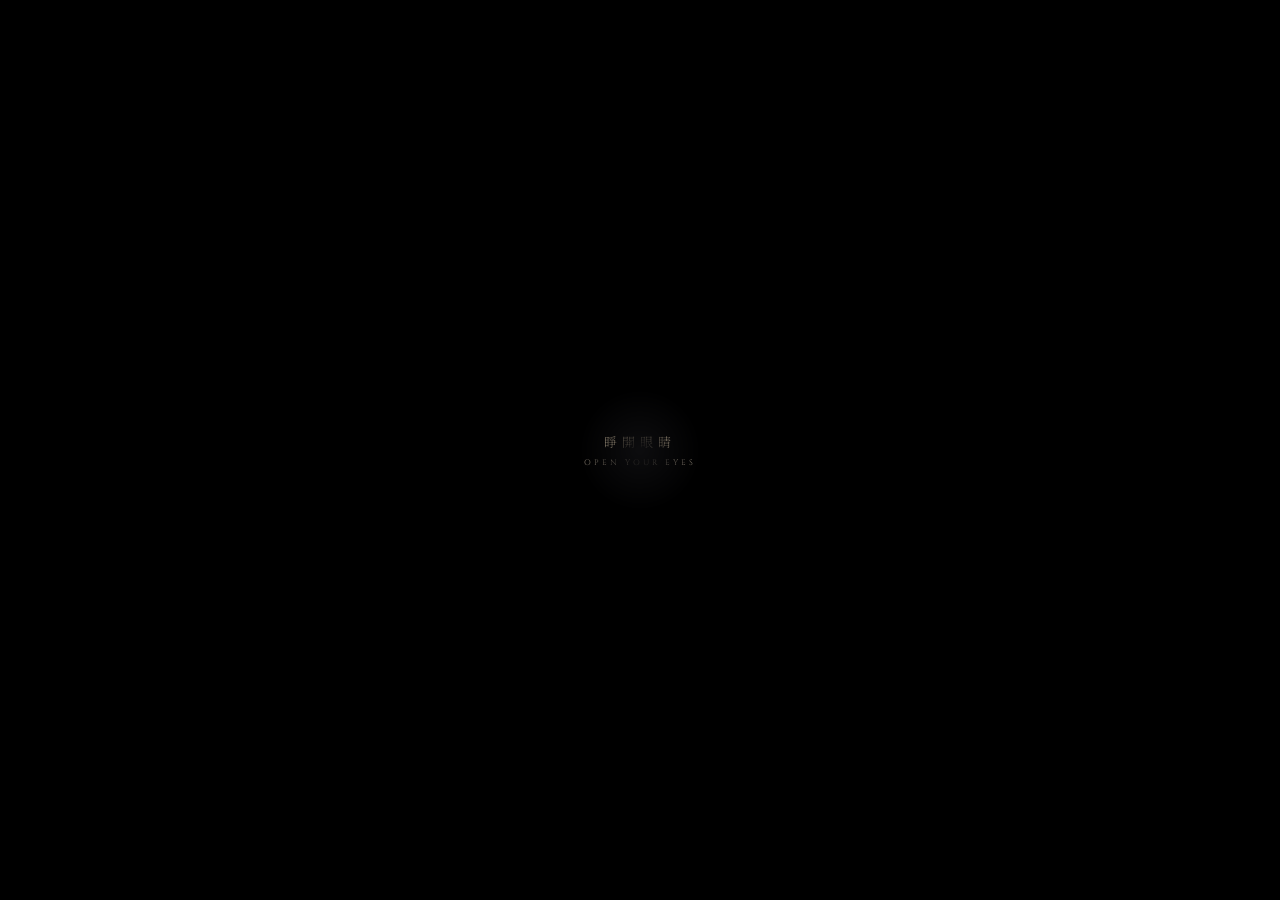
<file: index.html>
<!DOCTYPE html>
<html lang="zh-Hant">
<head>
    <meta charset="UTF-8">
    <meta name="viewport" content="width=device-width, initial-scale=1.0">
    <title>Trust and Guard｜互信組的小小基地</title>

    <link rel="preconnect" href="https://fonts.googleapis.com">
    <link rel="preconnect" href="https://fonts.gstatic.com" crossorigin>
    <link href="https://fonts.googleapis.com/css2?family=Cinzel&family=Cormorant+Garamond:ital,wght@0,500;1,400&family=LXGW+WenKai+TC&family=Noto+Sans+TC:wght@300&family=Noto+Serif+TC:wght@300;500&display=swap" rel="stylesheet">

    <link rel="stylesheet" href="css/style.css?v=4">
</head>
<body>

    <!--首頁-->
    <main id="home">
        <div class="stage">
            <div class="bg bg-chess" aria-hidden="true"></div>
            <div class="bg bg-violin" aria-hidden="true"></div>

            <header class="title">
                <p class="kicker">WELCOME</p>
                <h1 class="brand">Trust &amp; Guard</h1>
                <p class="subtitle">互信組的小小基地</p>
            </header>

            <nav class="menu" aria-label="主選單">
                <ul>
                    <li><a href="character.html" data-page="character"><span class="no">01</span><span class="cn">人物設定</span><span class="en">Character</span><span class="arrow" aria-hidden="true">→</span></a></li>
                    <li><a href="story.html" data-page="story"><span class="no">02</span><span class="cn">故事</span><span class="en">Story</span><span class="arrow" aria-hidden="true">→</span></a></li>
                    <li><a href="anniversary.html" data-page="anniversary"><span class="no">03</span><span class="cn">紀念日</span><span class="en">Anniversary</span><span class="arrow" aria-hidden="true">→</span></a></li>
                    <li><a href="cake.html" data-page="cake"><span class="no">04</span><span class="cn">小遊戲</span><span class="en">Games</span><span class="arrow" aria-hidden="true">→</span></a></li>
                    <li><a href="#"><span class="no">05</span><span class="cn">回憶錄</span><span class="en">Gallery</span><span class="arrow" aria-hidden="true">→</span></a></li>
                </ul>
            </nav>
        </div>
    </main>

    <!--曖昧立繪展示-->
    <section id="story">
        <p class="quote">「歡迎回來，Dr.宇」</p>

        <div class="amiya">
            <img src="images/art-amiya.png" alt="阿米婭">
        </div>

        <p class="tap">
            <span class="cn">點擊畫面繼續</span>
            <span class="en">TAP TO CONTINUE</span>
        </p>
    </section>

    <!--開場動畫-->
    <div id="intro">
        <canvas id="dots"></canvas>
        <button id="enter" type="button">
            <span class="cn">睜開眼睛</span>
            <span class="en">OPEN YOUR EYES</span>
        </button>
    </div>

    <iframe id="pageFrame" class="page-frame" title="人物設定"></iframe>
    <audio id="voice" src="audio/amiya-okaerinasai.wav" preload="auto"></audio>
    <audio id="bgm" src="audio/theme.mp3" loop preload="none"></audio>

    <script src="js/main.js?v=8"></script>
</body>
</html>
</file>
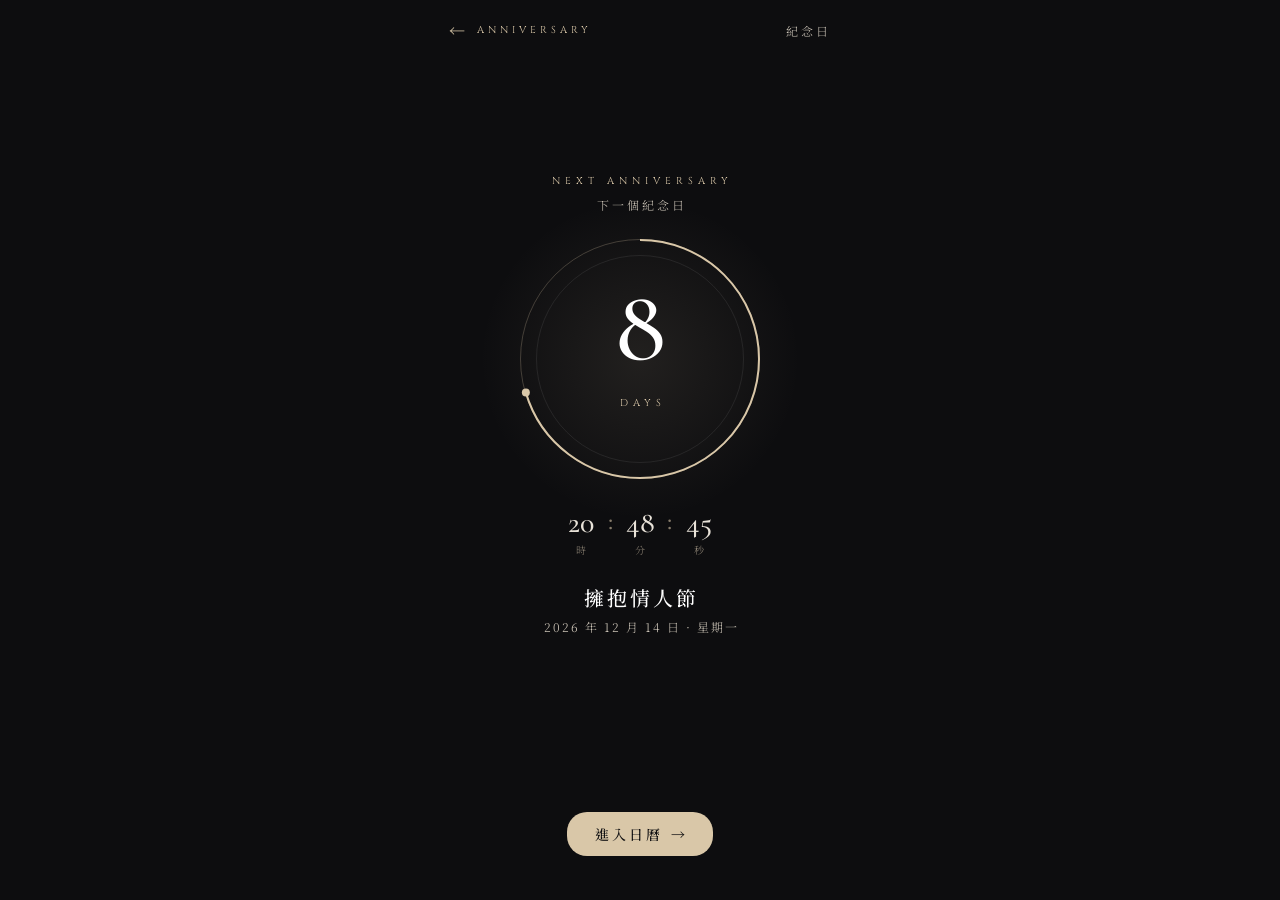
<file: anniversary.html>
<!DOCTYPE html>
<html lang="zh-Hant">
<head>
    <meta charset="UTF-8">
    <meta name="viewport" content="width=device-width, initial-scale=1.0">
    <title>紀念日 | Trust and Guard</title>
    <link rel="preconnect" href="https://fonts.googleapis.com">
    <link rel="preconnect" href="https://fonts.gstatic.com" crossorigin>
    <link href="https://fonts.googleapis.com/css2?family=Cinzel&family=Cormorant+Garamond:ital,wght@0,500;1,400&family=Iansui&family=LXGW+WenKai+TC&family=Noto+Sans+TC:wght@300;400&family=Noto+Serif+TC:wght@300;400;500&display=swap" rel="stylesheet">
    <link rel="stylesheet" href="css/character.css?v=6">
    <link rel="stylesheet" href="css/anniversary.css?v=8">
</head>
<body>
<main class="page" id="page" data-stage="loading">

    <header class="topbar">
        <a class="back" href="index.html">←</a>
        <span class="kicker">ANNIVERSARY</span>
        <span class="page-title">紀念日</span>
    </header>

    <section class="gate" id="gate">

        <div class="stage stage-today" id="stageToday" data-phase="slide" role="button" tabindex="0" aria-label="點擊畫面繼續">
            <div class="rv-shot" id="rvShot" hidden></div>
            <div class="tl-wrap">
                <div class="tl-track" id="tlTrack">
                    <div class="tl-axis"></div>
                    <div class="tl-ticks minor"></div>
                    <div class="tl-ticks major"></div>
                    <div class="tl-nodes" id="tlNodes"></div>
                </div>
                <i class="fade fade-l"></i>
                <i class="fade fade-r"></i>
                <div class="hint"><span class="arrows">←  ←  ←</span><span class="cap">TIME FLOWS</span></div>
                <div class="cap-today">TODAY</div>
                <div class="reveal">
                    <p class="rv-kicker" style="--i:0">TODAY</p>
                    <p class="rv-lead" style="--i:1">今天是</p>
                    <h2 class="rv-title" id="rvTitle" style="--i:2"></h2>
                    <p class="rv-date" id="rvDate" style="--i:3"></p>
                    <p class="rv-sub" id="rvSub" style="--i:4"></p>
                    <span class="rv-tag" id="rvTag" style="--i:5">每年</span>
                    <p class="rv-text" id="rvText" style="--i:6"></p>
                </div>
            </div>
            <p class="tap"><span class="cn">點擊畫面繼續</span><span class="en">TAP TO CONTINUE</span></p>
        </div>

        <div class="stage stage-count" id="stageCount">
            <div class="count-main">
                <div class="count-label">
                    <span class="en">NEXT ANNIVERSARY</span>
                    <span class="cn">下一個紀念日</span>
                </div>
                <div class="ring">
                    <i class="ring-glow"></i>
                    <svg class="ring-svg" viewBox="0 0 240 240" width="240" height="240" aria-hidden="true">
                        <circle class="r-track" cx="120" cy="120" r="119.5"/>
                        <circle class="r-inner" cx="120" cy="120" r="103.5"/>
                        <circle class="r-prog" id="ringProg" cx="120" cy="120" r="119" transform="rotate(-90 120 120)"/>
                        <circle class="r-dot" id="ringDot" cx="120" cy="1" r="4"/>
                    </svg>
                    <div class="ring-center">
                        <span class="num" id="cdDays">0</span>
                        <span class="unit">DAYS</span>
                    </div>
                </div>
                <div class="clock">
                    <div class="u"><span class="v" id="cdH">00</span><span class="l">時</span></div>
                    <span class="colon">:</span>
                    <div class="u"><span class="v" id="cdM">00</span><span class="l">分</span></div>
                    <span class="colon">:</span>
                    <div class="u"><span class="v" id="cdS">00</span><span class="l">秒</span></div>
                </div>
                <div class="count-info">
                    <h2 class="ci-title" id="cdTitle"></h2>
                    <p class="ci-date" id="cdDate"></p>
                </div>
            </div>
            <div class="count-action">
                <button class="enter" id="enterBtn" type="button"><span>進入日曆</span><span class="arr" aria-hidden="true">→</span></button>
            </div>
        </div>

    </section>

    <div class="calendar-view" id="calendarView">

        <section class="head">
            <p class="head-kicker">ANNIVERSARY</p>
            <h1 class="head-title">紀念日</h1>
        </section>

        <section class="cal-wrap">
            <div class="cal">
                <div class="cal-head">
                    <button class="nav" id="prevBtn" type="button" aria-label="上個月">
                        <svg width="8" height="14" viewBox="0 0 8 14" fill="none" aria-hidden="true"><path d="M7 1L1 7L7 13" stroke="#d9c7a8" stroke-width="1.5" stroke-linecap="round" stroke-linejoin="round"/></svg>
                    </button>
                    <div class="cal-title">
                        <span class="en" id="monthEn"></span>
                        <span class="cn" id="monthCn"></span>
                    </div>
                    <button class="nav" id="nextBtn" type="button" aria-label="下個月">
                        <svg width="8" height="14" viewBox="0 0 8 14" fill="none" aria-hidden="true"><path d="M1 1L7 7L1 13" stroke="#d9c7a8" stroke-width="1.5" stroke-linecap="round" stroke-linejoin="round"/></svg>
                    </button>
                </div>
                <div class="weekdays" aria-hidden="true">
                    <span>日</span><span>一</span><span>二</span><span>三</span><span>四</span><span>五</span><span>六</span>
                </div>
                <div class="rule"></div>
                <div class="days" id="days"></div>
                <div class="legend">
                    <span class="lg"><i class="ring"></i>紀念日</span>
                    <span class="lg"><i class="dot"></i>選取中</span>
                </div>
                <span class="corners" aria-hidden="true"></span>
            </div>
        </section>

        <section class="detail-wrap">
            <div class="detail">
                <div class="detail-head">
                    <span class="d-date" id="dDate"></span>
                    <span class="d-tag" id="dTag">每年</span>
                </div>
                <h2 class="d-title" id="dTitle"></h2>
                <p class="d-sub" id="dSub"></p>
                <p class="d-text" id="dText"></p>
                <div class="d-images" id="dImages" hidden></div>
            </div>
        </section>

        <section class="list-wrap">
            <h2 class="list-title"><span class="cn">本月紀念日</span><span class="en">This month</span></h2>
            <ul class="rows" id="rows"></ul>
        </section>

        <footer class="foot">
            <a href="index.html">← 回到首頁</a>
            <small>此網頁為同人作品，角色版權屬鷹角網路所有</small>
        </footer>

    </div>

</main>
<audio id="bgm" src="audio/theme.mp3" loop preload="none"></audio>
<script src="js/anniversary.js?v=8"></script>
</body>
</html>
</file>
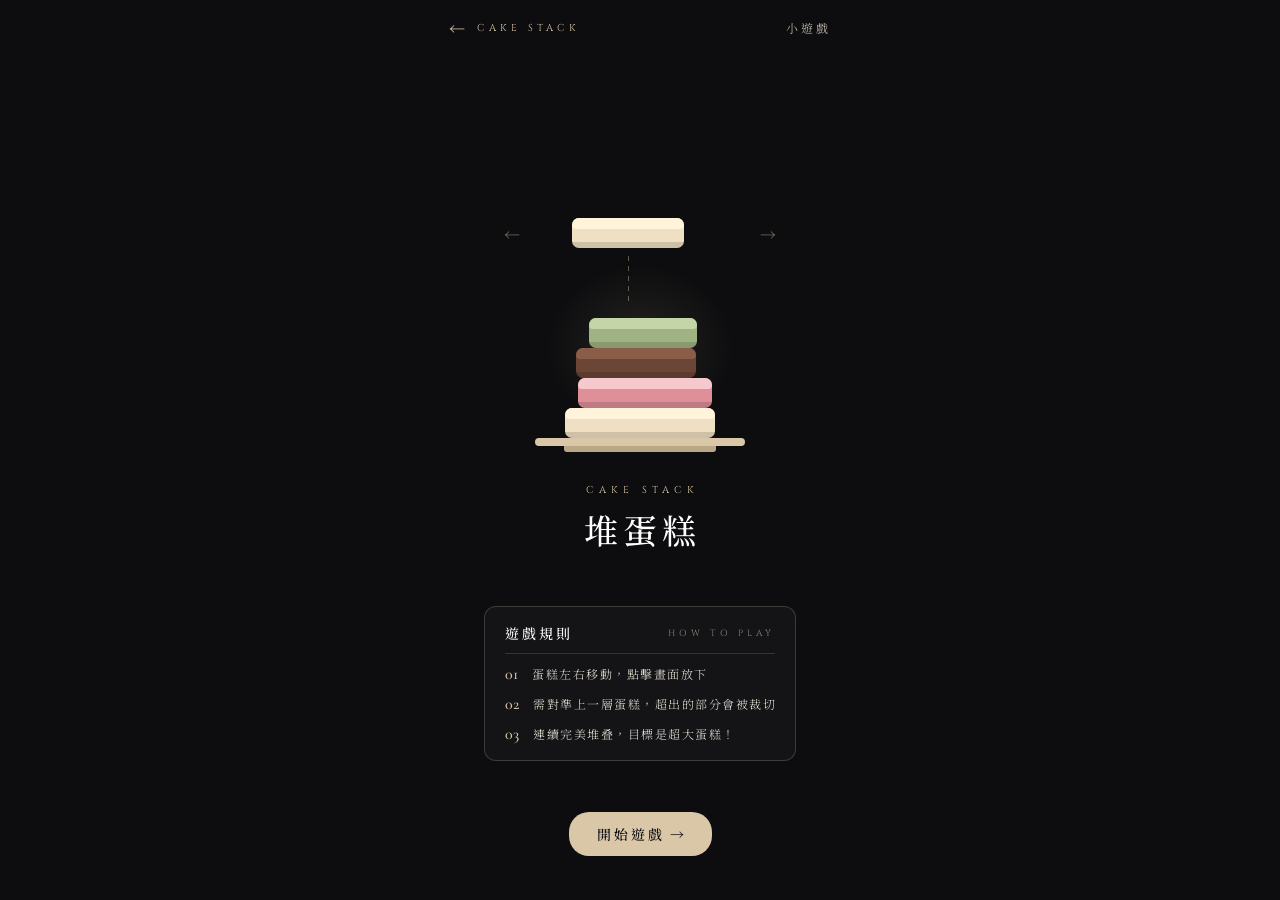
<file: cake.html>
<!DOCTYPE html>
<html lang="zh-Hant">
<head>
    <meta charset="UTF-8">
    <meta name="viewport" content="width=device-width, initial-scale=1.0">
    <title>堆蛋糕 | Trust and Guard</title>
    <link rel="preconnect" href="https://fonts.googleapis.com">
    <link rel="preconnect" href="https://fonts.gstatic.com" crossorigin>
    <link href="https://fonts.googleapis.com/css2?family=Cinzel&family=Cormorant+Garamond:ital,wght@0,500;1,400&family=Iansui&family=LXGW+WenKai+TC&family=Noto+Sans+TC:wght@300&family=Noto+Serif+TC:wght@300;500&display=swap" rel="stylesheet">
    <link rel="stylesheet" href="css/character.css?v=6">
    <link rel="stylesheet" href="css/cake.css?v=1">
</head>
<body>
<main class="page" id="page" data-stage="loading">

    <header class="topbar">
        <a class="back" href="index.html">←</a>
        <span class="kicker">CAKE STACK</span>
        <span class="page-title">小遊戲</span>
        <button class="pause" id="pauseBtn" type="button" aria-label="暫停"><i></i><i></i></button>
    </header>

    <section class="stage stage-start" id="stageStart">
        <div class="sb" style="--top:87;--bot:27">
            <div class="demo" aria-hidden="true">
                <i class="glow"></i>
                <div class="swing">
                    <div class="cl" data-f="cream" style="left:112px;top:0;width:112px"></div>
                    <i class="guide"></i>
                </div>
                <span class="arr" style="left:44px">←</span>
                <span class="arr" style="left:300px">→</span>
                <div class="cl" data-f="matcha" style="left:129px;top:100px;width:108px"></div>
                <div class="cl" data-f="chocolate" style="left:116px;top:130px;width:120px"></div>
                <div class="cl" data-f="strawberry" style="left:118px;top:160px;width:134px"></div>
                <div class="cl" data-f="cream" style="left:105px;top:190px;width:150px"></div>
                <div class="plate" style="left:75px;top:220px"></div>
            </div>

            <div class="tb tb-start">
                <p class="kick">CAKE STACK</p>
                <h1>堆蛋糕</h1>
                <p class="best" id="bestRow"><span class="lb">最高紀錄</span><span class="v" id="bestStart">0</span><span class="lb">層</span></p>
            </div>

            <section class="rules">
                <header>
                    <h2>遊戲規則</h2>
                    <span>HOW TO PLAY</span>
                </header>
                <i class="rule-line"></i>
                <ol id="rulesList"></ol>
            </section>
        </div>
        <div class="action">
            <button class="btn" id="startBtn" type="button"><span>開始遊戲</span><span class="arr" aria-hidden="true">→</span></button>
        </div>
    </section>

    <section class="stage stage-play" id="stagePlay">
        <i class="play-glow"></i>
        <div class="hud">
            <div class="combo" id="combo" hidden><span class="lb">COMBO</span><span class="v" id="comboN">×2</span></div>
            <div class="hud-best"><span class="lb">BEST</span><span class="v" id="bestHud">0</span></div>
            <div class="score"><span class="n" id="scoreN">1</span><span class="lb">LAYERS</span></div>
        </div>
        <div class="perfect" id="perfect"><i></i><span>PERFECT</span><i></i></div>
        <div class="world" id="world"></div>
        <p class="hint"><span class="cn">點擊畫面放下</span><span class="en">TAP TO DROP</span></p>
        <div class="pause-layer" id="pauseLayer" hidden>
            <p class="kick">PAUSED</p>
            <h2>已暫停</h2>
            <p class="hint hint-static"><span class="cn">點擊畫面繼續</span><span class="en">TAP TO CONTINUE</span></p>
        </div>
    </section>

    <section class="stage stage-topping" id="stageTopping">
        <div class="sb" style="--top:17;--bot:40">
            <div class="tb">
                <p class="kick">TOPPING</p>
                <h2>為蛋糕選一個裝飾</h2>
            </div>
            <div class="cake-view" id="cakeView">
                <i class="topping-glow"></i>
                <div class="cake" id="cake"></div>
            </div>
            <div class="options" id="options"></div>
            <p class="topping-hint">點選水果，幫蛋糕做裝飾</p>
        </div>
        <div class="action">
            <button class="btn" id="doneBtn" type="button"><span>完成</span><span class="arr" aria-hidden="true">→</span></button>
        </div>
    </section>

    <section class="stage stage-result" id="stageResult">
        <div class="sb" style="--top:17;--bot:51">
            <div class="tb">
                <p class="kick">RESULT</p>
                <h2 id="rankTitle"></h2>
            </div>
            <div class="shot">
                <img id="rankImg" alt="">
                <div class="shot-credit"><span class="lb">ARTIST</span><span class="nm" id="rankArtist"></span></div>
            </div>
            <div class="dialog">
                <span class="tag" id="rankSpeaker"></span>
                <div class="box"><p id="rankLine"></p></div>
            </div>
            <div class="score-block">
                <div class="row"><span class="n" id="resScore">0</span><span class="u">層</span></div>
                <p class="cap">你堆出的蛋糕層數</p>
            </div>
            <div class="stats">
                <div class="stat"><span class="v" id="statBest">0</span><span class="l">最高紀錄</span></div>
                <i class="div"></i>
                <div class="stat"><span class="v" id="statPerfect">0</span><span class="l">完美對齊</span></div>
                <i class="div"></i>
                <div class="stat"><span class="v" id="statCombo">×0</span><span class="l">最高連擊</span></div>
            </div>
        </div>
        <div class="action">
            <button class="btn" id="againBtn" type="button"><span>再玩一次</span></button>
            <a class="btn line" href="index.html"><span>回到首頁</span></a>
        </div>
    </section>

    <section class="stage stage-error" id="stageError">
        <p class="error-text">資料讀取失敗，請重新整理頁面再試一次。</p>
    </section>

</main>
<audio id="bgm" src="audio/theme.mp3" loop preload="none"></audio>
<script src="js/cake.js?v=1"></script>
</body>
</html>
</file>
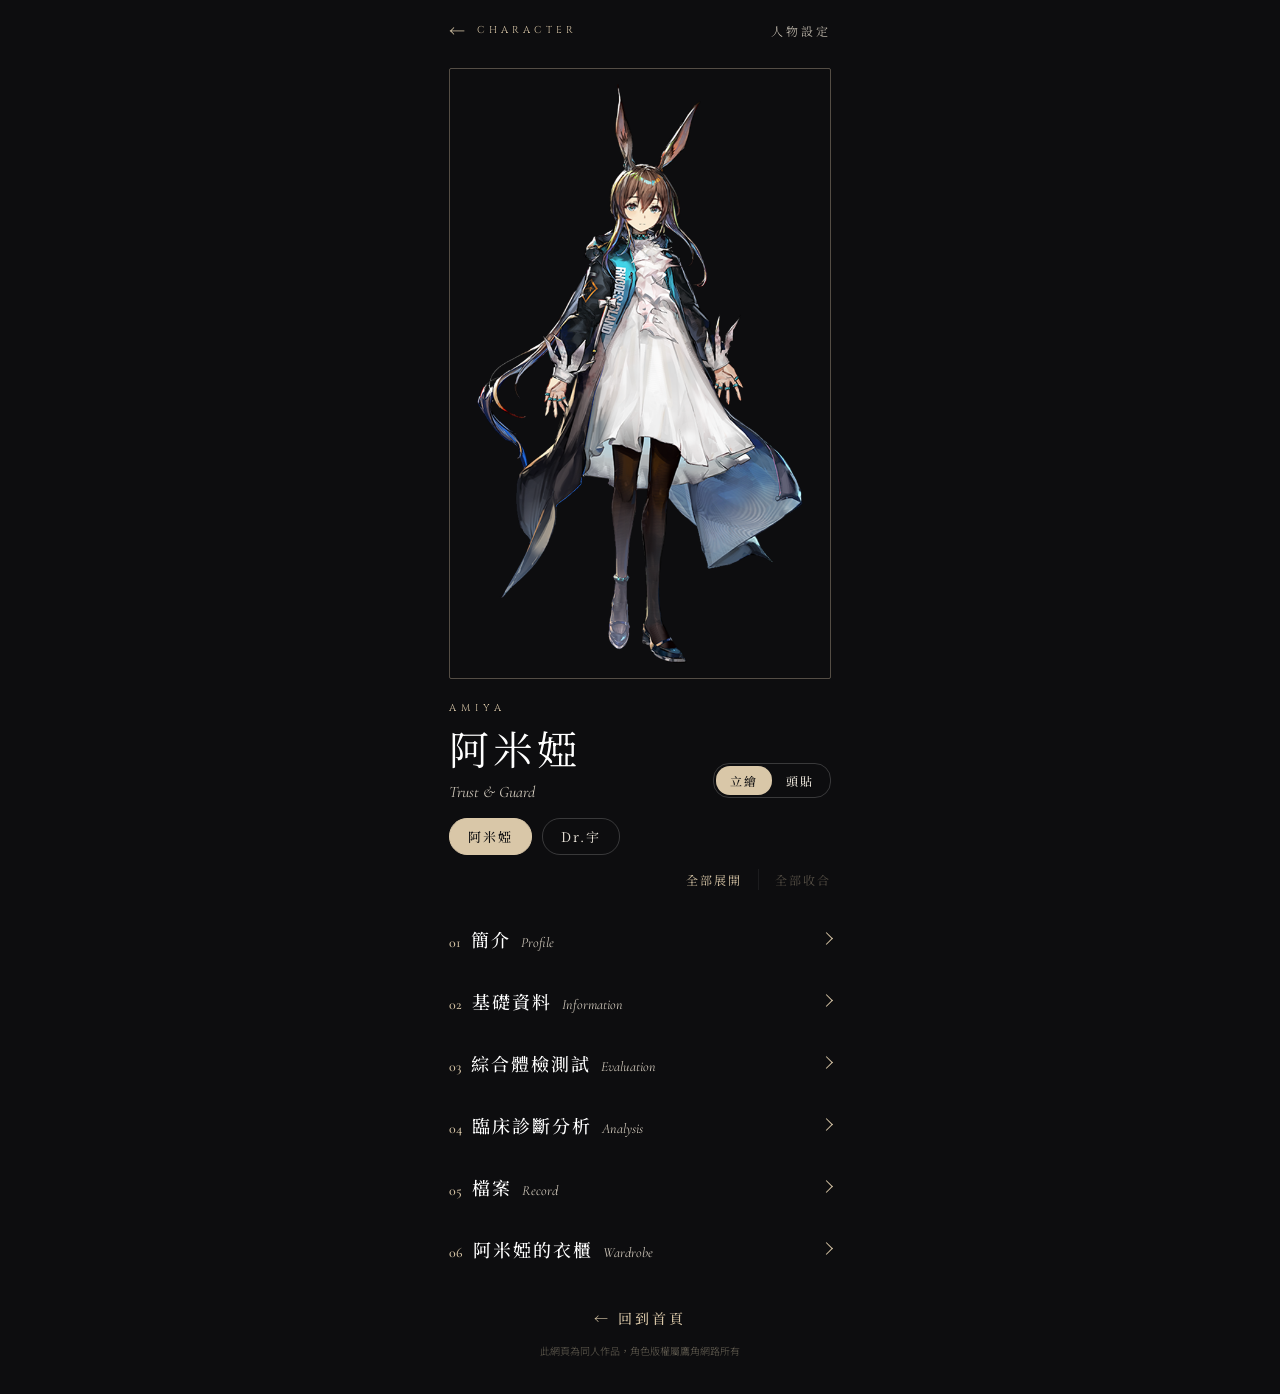
<file: character.html>
<!DOCTYPE html>
<html lang="zh-Hant">
<head>
    <meta charset="UTF-8">
    <meta name="viewport" content="width=device-width, initial-scale=1.0">
    <title>人物設定 | 阿米婭</title>
    <link rel="preconnect" href="https://fonts.googleapis.com">
    <link rel="preconnect" href="https://fonts.gstatic.com" crossorigin>
    <link href="https://fonts.googleapis.com/css2?family=Cinzel&family=Cormorant+Garamond:ital,wght@0,500;1,400&family=Iansui&family=LXGW+WenKai+TC&family=Noto+Sans+TC:wght@300;400&family=Noto+Serif+TC:wght@300;400;500&display=swap" rel="stylesheet">
    <link rel="stylesheet" href="css/character.css?v=6">
    <link rel="prefetch" href="doctor.html">
    <link rel="prefetch" as="image" href="images/doctor-full.png">
</head>
<body>
<main class="page">

    <header class="topbar">
        <a class="back" href="index.html">←</a>
        <span class="kicker">CHARACTER</span>
        <span class="page-title">人物設定</span>
    </header>

    <section class="hero">
        <div class="art-card" id="artCard" data-view="art">
            <img class="art-full" src="images/amiya-full.png" alt="阿米婭立繪">
            <div class="avatar"><img src="images/amiya-full.png" alt="阿米婭頭貼"></div>
        </div>
            <div class="name-block">
            <div>
                <p class="name-en">AMIYA</p>
                <h1 class="name">阿米婭</h1>
                <p class="tagline">Trust &amp; Guard</p>
            </div>
            <div class="toggle">
                <button class="seg is-active" type="button" data-view="art">立繪</button>
                <button class="seg" type="button" data-view="avatar">頭貼</button>
            </div>
        </div>
    </section>

    <nav class="tabs" aria-label="角色切換">
        <span class="tab is-active">阿米婭</span>
        <a class="tab" href="doctor.html">Dr.宇</a>
    </nav>

    <section class="sec">
        <h2 class="sec-title"><span class="no">01</span><span class="cn">簡介</span><span class="en">Profile</span></h2>
        <p class="p lg">羅德島的公開領袖，在內部擁有最高執行權。</p>
        <p class="p lg">雖然，從外表上看起來僅僅是個不成熟的少女，實際上，她卻是深受大家信任的合格的領袖。</p>
        <p class="p lg">現在，阿米婭正帶領著羅德島，為了感染者的未來，為了讓這片大地掙脫礦石病的陰霾而不懈努力。</p>
    </section>

    <section class="sec">
        <h2 class="sec-title"><span class="no">02</span><span class="cn">基礎資料</span><span class="en">Information</span></h2>
        <dl class="info">
            <div class="row"><dt>性別</dt><dd>女</dd></div>
            <div class="row"><dt>戰鬥經驗</dt><dd>三年→四年</dd></div>
            <div class="row"><dt>出身地</dt><dd>雷姆必拓</dd></div>
            <div class="row"><dt>生日</dt><dd>12 月 23 日</dd></div>
            <div class="row"><dt>種族</dt><dd>卡特斯/奇美拉</dd></div>
            <div class="row"><dt>身高</dt><dd>142cm→150cm</dd></div>
            <div class="row"><dt>礦石病感染情況</dt><dd>體表有源石結晶分佈，參照醫學檢測報告，確認為感染者。</dd></div>
        </dl>
    </section>

    <section class="sec">
        <h2 class="sec-title"><span class="no">03</span><span class="cn">綜合體檢測試</span><span class="en">Evaluation</span></h2>
        <svg class="radar" viewBox="0 0 312 316" role="img" aria-label="綜合體檢測試六維圖">
            <polygon class="bg" points="156,60 242.6,110 242.6,210 156,260 69.4,210 69.4,110"/>
            <polygon class="ring" points="156,143.33 170.43,151.67 170.43,168.33 156,176.67 141.57,168.33 141.57,151.67"/>
            <polygon class="ring" points="156,126.67 184.87,143.33 184.87,176.67 156,193.33 127.13,176.67 127.13,143.33"/>
            <polygon class="ring" points="156,110 199.3,135 199.3,185 156,210 112.7,185 112.7,135"/>
            <polygon class="ring" points="156,93.33 213.73,126.67 213.73,193.33 156,226.67 98.27,193.33 98.27,126.67"/>
            <polygon class="ring" points="156,76.67 228.17,118.33 228.17,201.67 156,243.33 83.83,201.67 83.83,118.33"/>
            <polygon class="ring outer" points="156,60 242.6,110 242.6,210 156,260 69.4,210 69.4,110"/>
            <path class="axis" d="M156 160L156 60M156 160L242.6 110M156 160L242.6 210M156 160L156 260M156 160L69.4 210M156 160L69.4 110"/>
            <polygon class="area" points="156,126.67 199.3,135 184.87,176.67 156,226.67 112.7,185 69.4,110"/>
            <circle class="dot" cx="156" cy="126.67" r="3"/>
            <circle class="dot" cx="199.3" cy="135" r="3"/>
            <circle class="dot" cx="184.87" cy="176.67" r="3"/>
            <circle class="dot" cx="156" cy="226.67" r="3"/>
            <circle class="dot" cx="112.7" cy="185" r="3"/>
            <circle class="dot-hidden" cx="69.4" cy="110" r="4.5"/>
            <text class="n" x="156" y="27" text-anchor="middle">物理強度</text>
            <text class="g" x="156" y="46" text-anchor="middle">普通</text>
            <text class="n" x="254.6" y="104.5">戰場機動</text>
            <text class="g" x="254.6" y="123.5">標準</text>
            <text class="n" x="254.6" y="204.5">生理耐受</text>
            <text class="g" x="254.6" y="223.5">普通</text>
            <text class="n" x="156" y="282" text-anchor="middle">戰術規劃</text>
            <text class="g" x="156" y="301" text-anchor="middle">優良</text>
            <text class="n" x="57.4" y="204.5" text-anchor="end">戰鬥技巧</text>
            <text class="g" x="57.4" y="223.5" text-anchor="end">標準</text>
            <text class="n" x="57.4" y="96.5" text-anchor="end">源石技藝</text>
            <text class="n" x="57.4" y="112.5" text-anchor="end">適應性</text>
            <text class="g" x="57.4" y="131.5" text-anchor="end">■■</text>
        </svg>
    </section>

    <section class="sec">
        <h2 class="sec-title"><span class="no">04</span><span class="cn">臨床診斷分析</span><span class="en">Analysis</span></h2>
        <div class="file">
            <div class="strip scan">
                <i class="grid"></i>
                <img src="images/originium.png" alt="">
                <i class="c tl"></i><i class="c tr"></i><i class="c bl"></i><i class="c br"></i>
                <span class="lb a">IMAGING</span><span class="lb b">SCAN 01</span>
            </div>
            <p class="p">造影檢測結果顯示，該干員體內臟器輪廓模糊，可見異常陰影，循環系統內源石顆粒檢測異常，有礦石病感染跡象，現階段可確認為礦石病感染者。</p>
            <div class="metrics">
                <div class="metric">
                    <div class="top"><span class="label">體細胞與源石融合率</span><span class="prev">19%</span><span class="arr">→</span><span class="now">20%</span></div>
                    <div class="redact"><i></i><i></i><i></i></div>
                </div>
                <div class="metric">
                    <div class="top"><span class="label">血液源石結晶密度</span><span class="prev">0.27</span><span class="arr">→</span><span class="now">0.29</span><span class="unit">u/L</span></div>
                    <div class="redact"><i></i><i></i><i></i></div>
                </div>
            </div>
        </div>
    </section>

    <section class="sec">
        <h2 class="sec-title"><span class="no">05</span><span class="cn">檔案</span><span class="en">Record</span></h2>

        <div class="file">
            <div class="file-head">
                <p class="no">FILE 01</p>
                <h3>升變檔案一</h3>
            </div>
            <div class="strip sm">
                <img src="images/sword.png" alt="">
                <i class="tint"></i><i class="grid"></i>
                <i class="c tl"></i><i class="c tr"></i><i class="c bl"></i><i class="c br"></i>
                <span class="lb a">ARTIFACT</span><span class="lb b">NO. 01</span>
            </div>
            <p class="p">史載，薩卡茲君王奎隆的佩劍，長度約在0.9到1.2米之間，寬約5厘米，材質不明，通體呈黑色，劍身銘刻薩卡茲傳統文字，釋作“爭鬥在此止歇”。</p>
            <p class="p">奎隆繼位後整頓卡茲戴爾，深感西方荼害薩卡茲已久，遂率領部分薩卡茲部族向東方遷移，後下落不明。</p>
            <div class="strip fig">
                <img src="images/scene-tree.png" alt="">
                <i class="tint"></i>
                <span class="lb b">FIG. 01</span>
            </div>
            <p class="p">傳說，奎隆有令其敵人不戰而退之威。 有記述稱奎隆之敵在與奎隆作戰時彷彿會遭受數倍於武器重量之重壓，在物理與意誌上同遭奎隆捶打，如若僥倖不死，也多成殘廢。</p>
            <p class="p">但也有人稱奎隆為仁愛君主，任何遭其佩劍劃破的創口都不會流血，如若退後，則能苟全性命。</p>
            <p class="p">不過，部分古籍宣稱，在奎隆繼位前，其佩劍就已於戰爭中毀壞，日後奎隆所持武器，只是他以法術塑造出的脆弱外形。 這與奎隆此後在薩卡茲衝突中的表現不符，且少有人能解釋在此前提下為何奎隆沒有重鑄愛劍。</p>
            <p class="p">我推測，奎隆的確有以法術塑形武器之力，其理論基點同樣根植於王位，只是奎隆礙於前遊俠之身份而甚少使用此類法術。 當然，文獻記載，奎隆繼位後，其佩劍便時常散發青色幽光，如同焰息。</p>
            <p class="p">由於奎隆性格激烈，此劍日後也被稱作“青色怒火”。 薩卡茲的大多傳說都隨卡茲戴爾不斷遭毀而佚失，這對歷史考察造成很大困難。</p>
            <div class="note">
                <div class="logo"><img src="images/kazdel-logo.png" alt="卡茲戴爾"></div>
                <div>
                    <p class="p">近日不斷有薩卡茲學者呼籲重塑薩卡茲的歷史，但研究中為宣揚薩卡茲種之崇高性而向研究材料添油加醋之行為，實為污染。</p>
                    <p class="sig">——Logos</p>
                </div>
            </div>
        </div>

        <hr class="divider">

        <div class="file">
            <div class="file-head">
                <p class="no">FILE 02</p>
                <h3>升變檔案二</h3>
            </div>
            <p class="p">殿下的事情？博士，您確定我是為您解答這個問題的合適人選嗎？我只是一個普普通通的薩卡兹鍋爐工，讓我對羅德島的博士賣弄見識怎麼說得過去......您就是想聽聽羅德島上的一位普通薩卡兹會怎樣談論一位魔王？</p>
            <p class="p">這裡離鍋爐近，您吹會兒風扇，讓我想想。</p>
            <div class="strip tall">
                <img src="images/civilight.png" alt="">
                <i class="tint"></i>
                <i class="c tl"></i><i class="c tr"></i><i class="c bl"></i><i class="c br"></i>
                <span class="lb b">FIG. 02</span>
            </div>
            <p class="p">在殿下之前，统治卡兹戴爾的魔王名為以勒什。他不是残暴的君主，但也没有什么功績；没有王庭效忠于他，也没有人反叛。後来，我們都知道了，在他的宫廷中，有一對混血兄妹：一位是魔王的持劍護衛，另一位是魔王的御前衣匠。是的，將軍與殿下，就像您已經知道的那樣。</p>
            <p class="p">以勒什戰死後，他們站出来，帶領剩下的薩卡兹發起反擊。我還記得，在课課本上是這麼說的：“還未加冕為魔王的殿下没有放下針線，她與眾英雄一同紡織戰爭的策略；当貪婪的敌敵人湧進薩卡兹的城市時，也踏入了死亡的陷阱。”我們從一場血戰中活了下来，這並不容易。</p>
            <p class="p">有一个歌利亞戰士倒在敵人的屍堆裡，奄奄一息，直到殿下来到他的面前。他看到殿下握住一束微弱的光線，她手中若隱若現的手杖，以無色紡錘上的線編織成型。創口彌合，破碎的肢體重歸原位——他從未見過這樣的源石技藝，就像是一位衣匠在縫補生命。</p>
            <p class="p">殿下成為了魔王，很多人欣喜若狂，也有人不太高興，將軍砍掉了後者的頭。接下来的兩百多年......殿下一直在嘗試為卡兹戴爾療傷。</p>
            <p class="p">博士，這是老生常談的廢話，但薩卡兹的血每時每刻都灑在卡兹戴爾的土地上。殿下想要改變。身為魔王，她能做的事情很多，但需要她去做的事情則......不計其數。在凱爾希女士的幫助下，殿下親手救過很多人。但殿下很清楚，在她救下十個人的時間裡，還有一百人失去性命；救下一百人，便已有一千人再也無法得救。況且，即使是魔王，面對礦石病也束手無策。</p>
            <p class="p">内鬥幾年，因為殿下離開了卡兹戴爾，有不少人對她大加譏諷。我遇到過很多次，卻不知道該說些什麼。他們的母親在近一百年来興建的醫院中平安分娩，他们自己則在近五十年来興辦的流動學校中接受教育。因此，他們才有機會學到“盲目的仁慈”“缺乏遠見”與“受外族欺瞞蠱惑”這樣的話......啊，我對您說這些幹什麼，真是不好意思。</p>
            <div class="strip tall">
                <img src="images/rhodes.png" alt="">
                <i class="tint"></i>
                <i class="c tl"></i><i class="c tr"></i><i class="c bl"></i><i class="c br"></i>
                <span class="lb a">RHODES ISLAND</span><span class="lb b">FIG. 03</span>
            </div>
            <p class="p">我不敢揣測殿下的心事。我相信阿米婭，您，還有凱爾希女士一定會為羅德島盤算出一個更好的未來。</p>
            <div class="quote">
                <span class="mark">|</span>
                <p class="p">但有時，我也會想，这艘船是否能在某一天......實現殿下的願望。</p>
            </div>
        </div>
    </section>

    <section class="sec">
        <h2 class="sec-title"><span class="no">06</span><span class="cn">阿米婭的衣櫃</span><span class="en">Wardrobe</span></h2>
        <div class="video">
            <div class="thumb" id="videoThumb" role="button" tabindex="0" aria-label="播放影片">
                <img src="images/wardrobe-cover.png" alt="翻一下阿米娅衣柜 封面">
                <i class="tint"></i>
                <span class="badge">BILIBILI</span>
                <span class="play"></span>
                <span class="dur">5:35</span>
            </div>
            <div class="info">
                <h3 class="ttl">翻一下阿米婭衣櫃</h3>
                <a class="open" href="https://www.bilibili.com/video/BV1xs4y1u7wn/?t=8.592892" target="_blank" rel="noopener">在 bilibili 開啟 ↗</a>
            </div>
        </div>
    </section>

    <footer class="foot">
        <a href="index.html">← 回到首頁</a>
        <small>此網頁為同人作品，角色版權屬鷹角網路所有</small>
    </footer>

</main>
<audio id="bgm" src="audio/theme.mp3" loop preload="none"></audio>
<script src="js/character.js?v=6"></script>
</body>
</html>
</file>
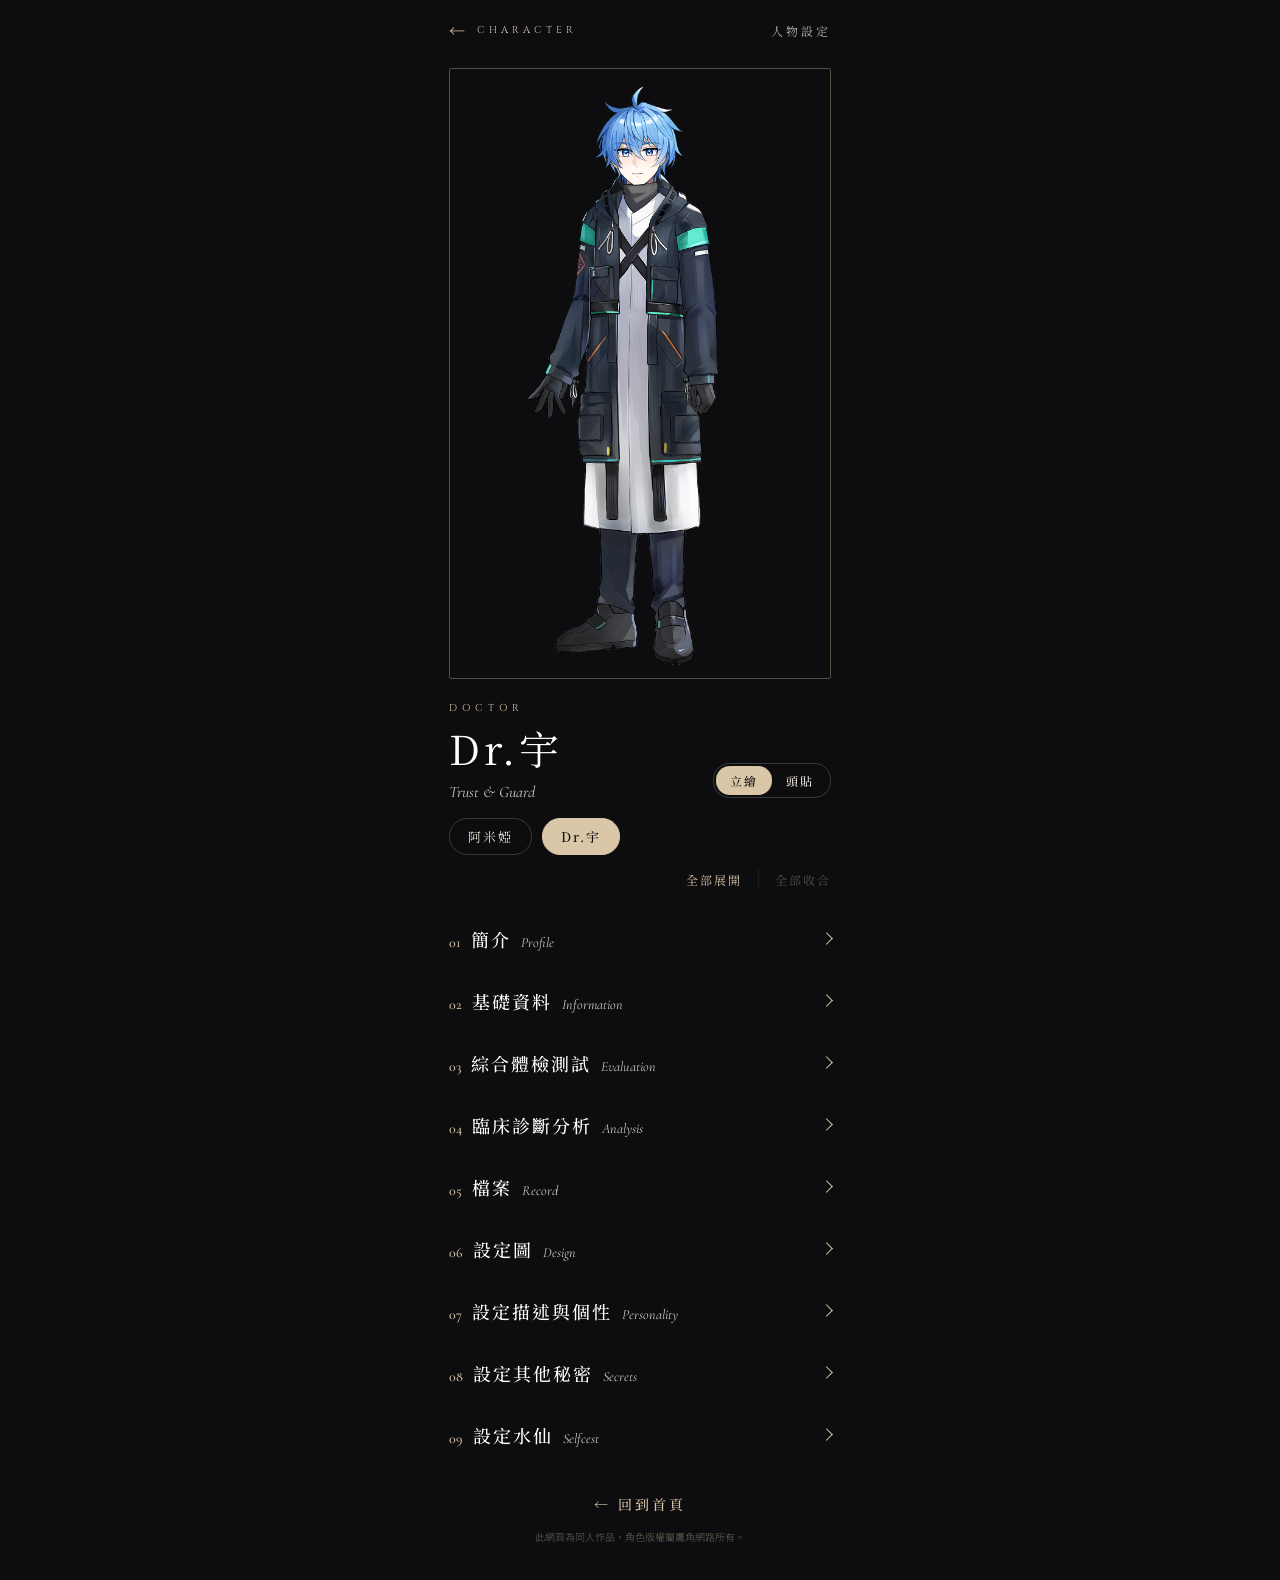
<file: doctor.html>
<!DOCTYPE html>
<html lang="zh-Hant">
<head>
    <meta charset="UTF-8">
    <meta name="viewport" content="width=device-width, initial-scale=1.0">
    <title>人物設定｜Dr.宇</title>
    <link rel="preconnect" href="https://fonts.googleapis.com">
    <link rel="preconnect" href="https://fonts.gstatic.com" crossorigin>
    <link href="https://fonts.googleapis.com/css2?family=Cinzel&family=Cormorant+Garamond:ital,wght@0,500;1,400&family=Iansui&family=LXGW+WenKai+TC&family=Noto+Sans+TC:wght@300;400&family=Noto+Serif+TC:wght@300;400;500&display=swap" rel="stylesheet">
    <link rel="stylesheet" href="css/character.css?v=6">
    <link rel="prefetch" href="character.html">
    <link rel="prefetch" as="image" href="images/amiya-full.png">
</head>
<body>
<main class="page">

    <header class="topbar">
        <a class="back" href="index.html">←</a>
        <span class="kicker">CHARACTER</span>
        <span class="page-title">人物設定</span>
    </header>

    <section class="hero">
        <div class="art-card" id="artCard" data-view="art" style="--art-t:0%;--av-w:199.7%;--av-l:-50%">
            <img class="art-full" src="images/doctor-full.png" alt="Dr.宇立繪">
            <div class="avatar"><img src="images/doctor-full.png" alt="Dr.宇頭貼"></div>
        </div>
        <div class="name-block">
            <div>
                <p class="name-en">DOCTOR</p>
                <h1 class="name">Dr.宇</h1>
                <p class="tagline">Trust &amp; Guard</p>
            </div>
            <div class="toggle">
                <button class="seg is-active" type="button" data-view="art">立繪</button>
                <button class="seg" type="button" data-view="avatar">頭貼</button>
            </div>
        </div>
    </section>

    <nav class="tabs" aria-label="角色切換">
        <a class="tab" href="character.html">阿米婭</a>
        <span class="tab is-active">Dr.宇</span>
    </nav>

    <section class="sec">
        <h2 class="sec-title"><span class="no">01</span><span class="cn">簡介</span><span class="en">Profile</span></h2>
        <p class="p lg">幹員們眼中平易近人的戰術指揮官，外人眼中的有些生人勿近的合作對象，總是掛著笑容且待人親切的「博士」。</p>
    </section>

    <section class="sec">
        <h2 class="sec-title"><span class="no">02</span><span class="cn">基礎資料</span><span class="en">Information</span></h2>
        <dl class="info">
            <div class="row"><dt>性別</dt><dd>男</dd></div>
            <div class="row"><dt>戰鬥經驗</dt><dd>未知</dd></div>
            <div class="row"><dt>出身地</dt><dd>未知</dd></div>
            <div class="row"><dt>生日</dt><dd>09 月 24 日</dd></div>
            <div class="row"><dt>種族</dt><dd>未知</dd></div>
            <div class="row"><dt>身高</dt><dd>167 cm</dd></div>
            <div class="row"><dt>礦石病感染情況</dt><dd>未知</dd></div>
        </dl>
    </section>

    <section class="sec">
        <h2 class="sec-title"><span class="no">03</span><span class="cn">綜合體檢測試</span><span class="en">Evaluation</span></h2>
        <svg class="radar" viewBox="0 0 312 316" role="img" aria-label="綜合體檢測試六維圖">
            <polygon class="bg" points="156,60 242.6,110 242.6,210 156,260 69.4,210 69.4,110"/>
            <polygon class="ring" points="156,143.33 170.43,151.67 170.43,168.33 156,176.67 141.57,168.33 141.57,151.67"/>
            <polygon class="ring" points="156,126.67 184.87,143.33 184.87,176.67 156,193.33 127.13,176.67 127.13,143.33"/>
            <polygon class="ring" points="156,110 199.3,135 199.3,185 156,210 112.7,185 112.7,135"/>
            <polygon class="ring" points="156,93.33 213.73,126.67 213.73,193.33 156,226.67 98.27,193.33 98.27,126.67"/>
            <polygon class="ring" points="156,76.67 228.17,118.33 228.17,201.67 156,243.33 83.83,201.67 83.83,118.33"/>
            <polygon class="ring outer" points="156,60 242.6,110 242.6,210 156,260 69.4,210 69.4,110"/>
            <path class="axis" d="M156 160L156 60M156 160L242.6 110M156 160L242.6 210M156 160L156 260M156 160L69.4 210M156 160L69.4 110"/>
            <path class="unknown" d="M156 160L156 60M156 160L242.6 110M156 160L69.4 210M156 160L69.4 110"/>
            <polygon class="wedge" points="156,160 184.87,176.67 156,226.67"/>
            <path class="seg-line" d="M184.87 176.67L156 226.67"/>
            <circle class="dot" cx="184.87" cy="176.67" r="3"/>
            <circle class="dot" cx="156" cy="226.67" r="3"/>
            <text class="n" x="156" y="27" text-anchor="middle">物理強度</text>
            <text class="g off" x="156" y="46" text-anchor="middle">未知</text>
            <text class="n" x="254.6" y="104.5">戰場機動</text>
            <text class="g off" x="254.6" y="123.5">未知</text>
            <text class="n" x="254.6" y="204.5">生理耐受</text>
            <text class="g" x="254.6" y="223.5">普通</text>
            <text class="n" x="156" y="282" text-anchor="middle">戰術規劃</text>
            <text class="g" x="156" y="301" text-anchor="middle">優良</text>
            <text class="n" x="57.4" y="204.5" text-anchor="end">戰鬥技巧</text>
            <text class="g off" x="57.4" y="223.5" text-anchor="end">未知</text>
            <text class="n" x="57.4" y="96.5" text-anchor="end">源石技藝</text>
            <text class="n" x="57.4" y="112.5" text-anchor="end">適應性</text>
            <text class="g off" x="57.4" y="131.5" text-anchor="end">未知</text>
        </svg>
    </section>

    <section class="sec">
        <h2 class="sec-title"><span class="no">04</span><span class="cn">臨床診斷分析</span><span class="en">Analysis</span></h2>
        <div class="file">
            <div class="strip sm">
                <img src="images/archive.png" alt="">
                <i class="tint"></i><i class="grid"></i>
                <i class="c tl"></i><i class="c tr"></i><i class="c bl"></i><i class="c br"></i>
                <span class="lb a">ARCHIVE</span><span class="lb b">RESTRICTED</span>
            </div>
            <p class="p">體質極為特殊及需保密因素，體檢相關內容僅限醫療部、凱爾希•思衡托、阿米婭、魔王等人持有及被新羅德島系統ROOTS存取管理中。</p>
        </div>
    </section>

    <section class="sec">
        <h2 class="sec-title"><span class="no">05</span><span class="cn">檔案</span><span class="en">Record</span></h2>

        <div class="file">
            <div class="file-head">
                <p class="no">FILE 01</p>
                <h3>檔案資料一</h3>
            </div>
            <div class="strip sm">
                <img src="images/coffin.png" alt="" loading="lazy">
                <i class="tint"></i>
                <i class="c tl"></i><i class="c tr"></i><i class="c bl"></i><i class="c br"></i>
                <span class="lb b">FIG. 01</span>
            </div>
            <p class="p">他對於在石棺醒來並被救起前的事情忘掉了許多，零碎的片段總是和部分幹員提及的印象在他的夢中漸漸拼湊再到忘卻和想不起來為止。</p>
            <p class="p">但夢總是會帶來好的事物的，一個名字。</p>
            <p class="p name-line">——臨宇</p>
            <div class="strip sm">
                <img src="images/babel.png" alt="" loading="lazy">
                <i class="tint"></i>
                <i class="c tl"></i><i class="c tr"></i><i class="c bl"></i><i class="c br"></i>
                <span class="lb a">BABEL</span><span class="lb b">FIG. 02</span>
            </div>
            <p class="p">他只將這個名字作為巴別塔及前文明時期的自己的代稱。</p>
        </div>

        <hr class="divider">

        <div class="file">
            <div class="file-head">
                <p class="no">FILE 02</p>
                <h3>檔案資料二</h3>
            </div>
            <div class="strip sm">
                <img src="images/group.png" alt="" loading="lazy">
                <i class="tint"></i>
                <i class="c tl"></i><i class="c tr"></i><i class="c bl"></i><i class="c br"></i>
                <span class="lb b">FIG. 03</span>
            </div>
            <p class="p">對他而言規律的作息和幹員多相處，是他在羅德島時除了繁重的工作和會議外能做到的事情。</p>
            <p class="p">在對待幹員們時會露出溫和的笑容，對年幼的幹員和在羅德島上接受治療的年幼的感染者的時候，則是會成為他們之中忙碌的兄長的存在。</p>
            <p class="p">但當對象變成了羅德島的公開領袖的阿米婭的時候，他會露出他人不常見過的表情許久，要說平常他人和博士接觸時換表情的時間的話，都是非常短暫且難以看出的。</p>
        </div>

        <hr class="divider">

        <div class="file">
            <div class="file-head">
                <p class="no">FILE 03</p>
                <h3>檔案資料三</h3>
            </div>
            <div class="strip sm">
                <img src="images/hangar.png" alt="" style="object-position:50% 26%" loading="lazy">
                <i class="tint"></i>
                <i class="c tl"></i><i class="c tr"></i><i class="c bl"></i><i class="c br"></i>
                <span class="lb b">FIG. 04</span>
            </div>
            <p class="p say">「可露希爾，妳在做什麼？」</p>
            <p class="p say">「當然是給博士你做個紀錄啦，防止你說擔心自己會不會忘掉羅德島的一切的錄影！」</p>
            <p class="p">看著眼前的血魔這麼熱情的告訴他，他只是苦哈哈的回應她的熱情。</p>
            <p class="p say">「我絕對不會忘記的，因為我答應了一個人會一直一直記住的。」</p>
            <p class="p">懷揣著不確定性而顫抖的聲音，還是堅定的說出來了，他臉上的表情也變得有些僵硬和失落的樣子，直到那一聲「喀嚓」的聲音後，他也沒阻止對方如此不好的行徑，只是馬上轉換好心情後，向對方可否留一張相片讓他保存起來而已。</p>
            <p class="p">只是想看看自己現在的表情，或許也不賴吧。</p>
        </div>
    </section>

    <section class="sec">
        <h2 class="sec-title"><span class="no">06</span><span class="cn">設定圖</span><span class="en">Design</span></h2>
        <div class="credit"><span class="lb">ARTIST</span><span class="nm">左泉</span></div>
        <div class="stack">
            <figure class="sheet" data-zoom>
                <img src="images/sheet-set.png" alt="相關設定" loading="lazy">
                <span class="hint">⤢ 點擊放大</span>
            </figure>
            <figure class="sheet" data-zoom>
                <img src="images/sheet-profile.png" alt="個人檔案" loading="lazy">
                <span class="hint">⤢ 點擊放大</span>
            </figure>
        </div>
    </section>

    <section class="sec">
        <h2 class="sec-title"><span class="no">07</span><span class="cn">設定描述與個性</span><span class="en">Personality</span></h2>
        <div class="file">
            <div class="strip sm">
                <img src="images/meeting.png" alt="" style="object-position:50% 95%" loading="lazy">
                <i class="tint"></i>
                <i class="c tl"></i><i class="c tr"></i><i class="c bl"></i><i class="c br"></i>
                <span class="lb b">FIG. 05</span>
            </div>
            <div class="timeline">
                <div class="era"><p class="p">前文明傾向於追求效率和生命存沒之利益研究者，對於項目的合作伙伴只有利害得失的關係與情感，夥伴代稱他為預言家。</p></div>
                <div class="era"><p class="p">巴別塔時期較冷靜且少有表情，善於實際行動作為行事風格，該時期的表情偏向空洞無神些，生理上有些微呼吸疾病和創傷後壓力症候群。</p></div>
                <div class="era"><p class="p">羅德島時期已經忘卻巴別塔的事情了，初回羅德島時因為事務繁忙造成的疲勞轟炸和壓力症候群的疊合下，過度使用了理智藥劑導致手腕的充滿了使用過量的針孔傷痕，現在因適應許多後治療至只會留下細微的疤痕了。</p></div>
                <div class="era"><p class="p">現與羅德島公開領導人交往中，即便那些溫柔的一面也是幹員中常聽到的，但只有和領導人小姐相處時那些與成熟穩重且溫柔的形象不符的表現也是他的另一面。</p></div>
            </div>
        </div>
    </section>

    <section class="sec">
        <h2 class="sec-title"><span class="no">08</span><span class="cn">設定其他秘密</span><span class="en">Secrets</span></h2>
        <ul class="secrets">
            <li><span class="n">01</span><p class="p">記憶因沉眠於石棺帶來的傷害而遺忘了大半，稍微想起部分片段時會有些不適的症狀。</p></li>
            <li><span class="n">02</span><p class="p">不論何時都是一副笑臉的模樣，偶爾會不經意的表現出其他少見的表情。</p></li>
            <li>
                <span class="n">03</span>
                <p class="p">手腕間的針孔痕跡為理智劑使用過度留下的，現已治療至只剩淺淺的疤痕。</p>
                <img class="badge" src="images/potion.png" alt="理智藥劑" loading="lazy">
            </li>
            <li><span class="n">04</span><p class="p">會對年幼的幹員們或是醫療部的患者們，展現自己那如同兄長般無微不至的關心，也會適度的掌握分寸和距離。</p></li>
            <li><span class="n">05</span><p class="p">常常因為幹員們送的禮物而不知如何處理而苦惱，有用處的基本上會放在自己的辦公室置物區中。</p></li>
            <li><span class="n">06</span><p class="p">似乎過於熟悉阿米婭，常會無意識的變成行動派，當只要有其他幹員們看出時才會意識到自己的現在的行為。</p></li>
            <li><span class="n">07</span><p class="p">酒量只有一杯半，一超過就會躺平睡著。</p></li>
            <li>
                <span class="n">08</span>
                <p class="p">身上偶爾會有和阿米婭同居時出現淡淡的味道，有當過他的助理是那些嗅覺敏銳的種族的幹員們時似乎都會聞到。</p>
                <div class="strip sm">
                    <img src="images/bedroom.png" alt="" style="object-position:50% 40%" loading="lazy">
                    <i class="tint"></i>
                    <i class="c tl"></i><i class="c tr"></i><i class="c bl"></i><i class="c br"></i>
                    <span class="lb b">FIG. 06</span>
                </div>
            </li>
        </ul>
    </section>
        <section class="sec">
        <h2 class="sec-title"><span class="no">09</span><span class="cn">設定水仙</span><span class="en">Selfcest</span></h2>
        <div class="stack">
            <div>
                <div class="strip auto" data-zoom>
                    <img src="images/sketch.png" alt="" loading="lazy">
                    <i class="c tl"></i><i class="c tr"></i><i class="c bl"></i><i class="c br"></i>
                    <span class="hint">⤢ 點擊放大</span>
                </div>
                <div class="credit-row"><span class="fno">FIG. 07</span><span class="lb">ARTIST</span><span class="nm">Ling Ling</span></div>
            </div>
            <div>
                <div class="strip auto" data-zoom>
                    <img src="images/mono.png" alt="" loading="lazy">
                    <i class="c tl"></i><i class="c tr"></i><i class="c bl"></i><i class="c br"></i>
                    <span class="hint">⤢ 點擊放大</span>
                </div>
                <div class="credit-row"><span class="fno">FIG. 08</span><span class="lb">ARTIST</span><span class="nm">炸湯圓去冰</span></div>
            </div>
        </div>
    </section>

    <footer class="foot">
        <a href="index.html">← 回到首頁</a>
        <small>此網頁為同人作品，角色版權屬鷹角網路所有。</small>
    </footer>

</main>
<audio id="bgm" src="audio/theme.mp3" loop preload="none"></audio>
<script src="js/character.js?v=6"></script>
</body>
</html>
</file>
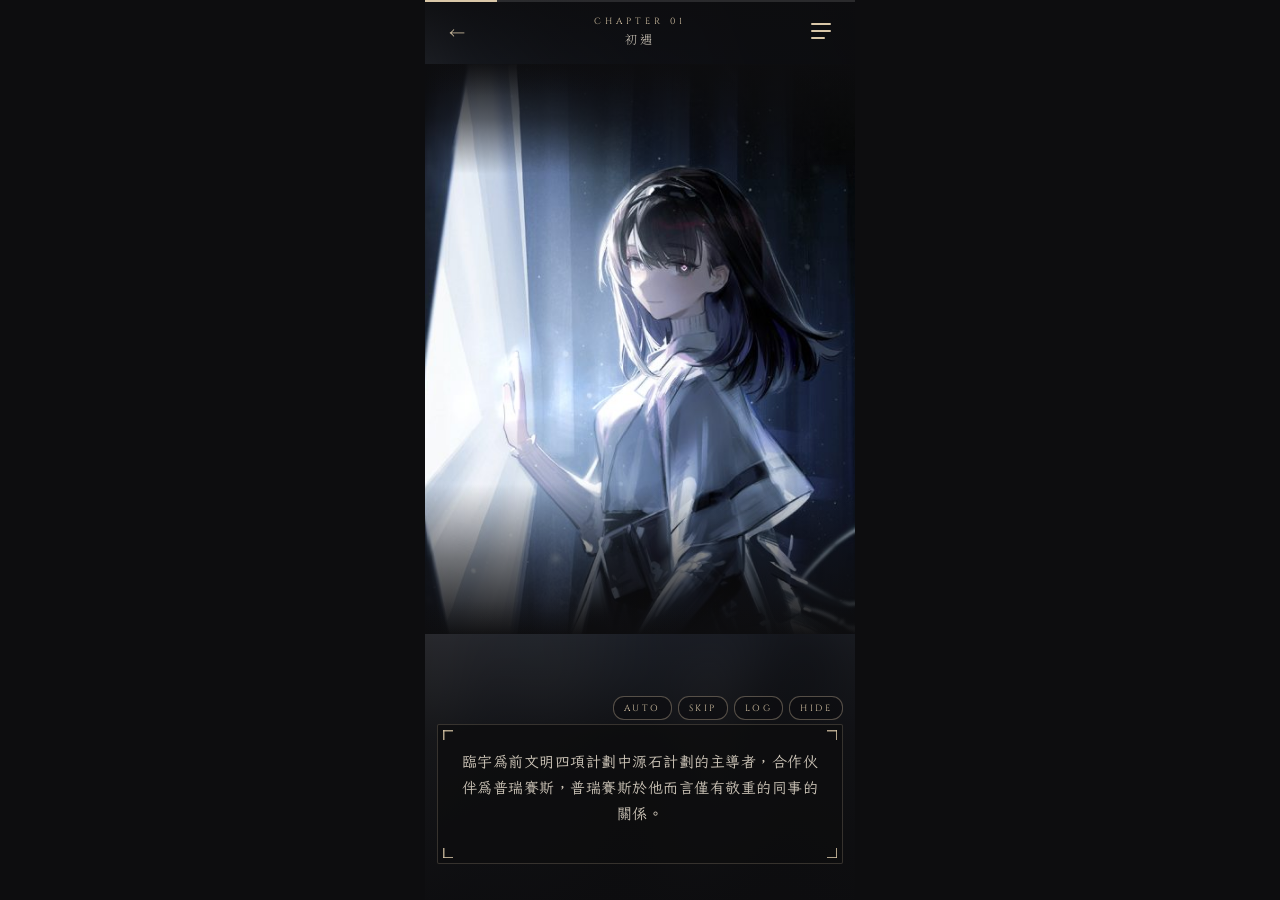
<file: reader.html>
<!DOCTYPE html>
<html lang="zh-Hant">
<head>
    <meta charset="UTF-8">
    <meta name="viewport" content="width=device-width, initial-scale=1.0">
    <title>閱讀 | Trust and Guard</title>
    <link rel="preconnect" href="https://fonts.googleapis.com">
    <link rel="preconnect" href="https://fonts.gstatic.com" crossorigin>
    <link href="https://fonts.googleapis.com/css2?family=Cinzel&family=Iansui&family=LXGW+WenKai+TC&family=Noto+Sans+TC:wght@300&family=Noto+Serif+TC:wght@300;500&display=swap" rel="stylesheet">
    <link rel="stylesheet" href="css/reader.css?v=7">
</head>
<body>
<main class="reader" id="reader" data-ui="1" data-auto="0" data-done="0">

    <div class="layer"><div class="blur"></div><div class="dim"></div><div class="art"></div></div>
    <div class="layer"><div class="blur"></div><div class="dim"></div><div class="art"></div></div>
    <div class="shade-low"></div>

    <header class="hud">
        <div class="progress"><i id="progressBar"></i></div>
        <a class="hud-back" href="story.html" data-leave aria-label="回到章節選擇">←</a>
        <div class="hud-title">
            <span class="k">CHAPTER <span id="chapterNo">01</span></span>
            <span class="n" id="chapterName"></span>
        </div>
        <button class="hud-menu" id="menuBtn" type="button" aria-label="設定"><i></i><i></i><i></i></button>
    </header>

    <div class="dock">
        <div class="dock-row">
            <span class="plate" id="plate" hidden></span>
            <span class="credit" id="credit" hidden><span class="lb">ARTIST</span><span class="nm"></span></span>
            <div class="controls">
                <button class="chip" id="autoBtn" type="button">AUTO</button>
                <button class="chip" id="skipBtn" type="button">SKIP</button>
                <button class="chip" id="logBtn" type="button">LOG</button>
                <button class="chip" id="hideBtn" type="button">HIDE</button>
            </div>
        </div>
        <div class="box">
            <span class="corners" aria-hidden="true"></span>
            <p class="text" id="text"></p>
            <i class="next" aria-hidden="true"></i>
        </div>
    </div>

    <section class="log" id="log" aria-label="對話紀錄">
        <header class="log-head">
            <p class="k">LOG</p>
            <p class="n">對話紀錄</p>
            <button class="x" id="logClose" type="button" aria-label="關閉"></button>
        </header>
        <div class="log-list" id="logList"></div>
    </section>

    <section class="sheet-wrap" id="sheetWrap">
        <div class="sheet" role="dialog" aria-label="設定">
            <div class="sheet-head">
                <div>
                    <p class="k">SETTINGS</p>
                    <h2 class="t">設定</h2>
                </div>
                <button class="x" id="sheetClose" type="button" aria-label="關閉"></button>
            </div>
            <div class="row">
                <span class="lb">文字速度</span>
                <div class="seg3" data-setting="textSpeed">
                    <button type="button" data-value="1">慢</button>
                    <button type="button" data-value="2">中</button>
                    <button type="button" data-value="3">快</button>
                </div>
            </div>
            <div class="row">
                <span class="lb">自動播放速度</span>
                <div class="seg3" data-setting="autoSpeed">
                    <button type="button" data-value="1">慢</button>
                    <button type="button" data-value="2">中</button>
                    <button type="button" data-value="3">快</button>
                </div>
            </div>
            <div class="row">
                <span class="lb">背景音樂</span>
                <button class="switch" id="bgmSwitch" type="button" role="switch" aria-checked="true" aria-label="背景音樂"></button>
            </div>
            <div class="sheet-actions">
                <a class="btn-line" href="story.html" data-leave>回到章節選擇</a>
                <a class="btn-line" href="index.html" id="homeLink">回到首頁</a>
            </div>
        </div>
    </section>

</main>
<audio id="music" loop preload="auto"></audio>
<script src="js/reader.js?v=6"></script>
</body>
</html>
</file>
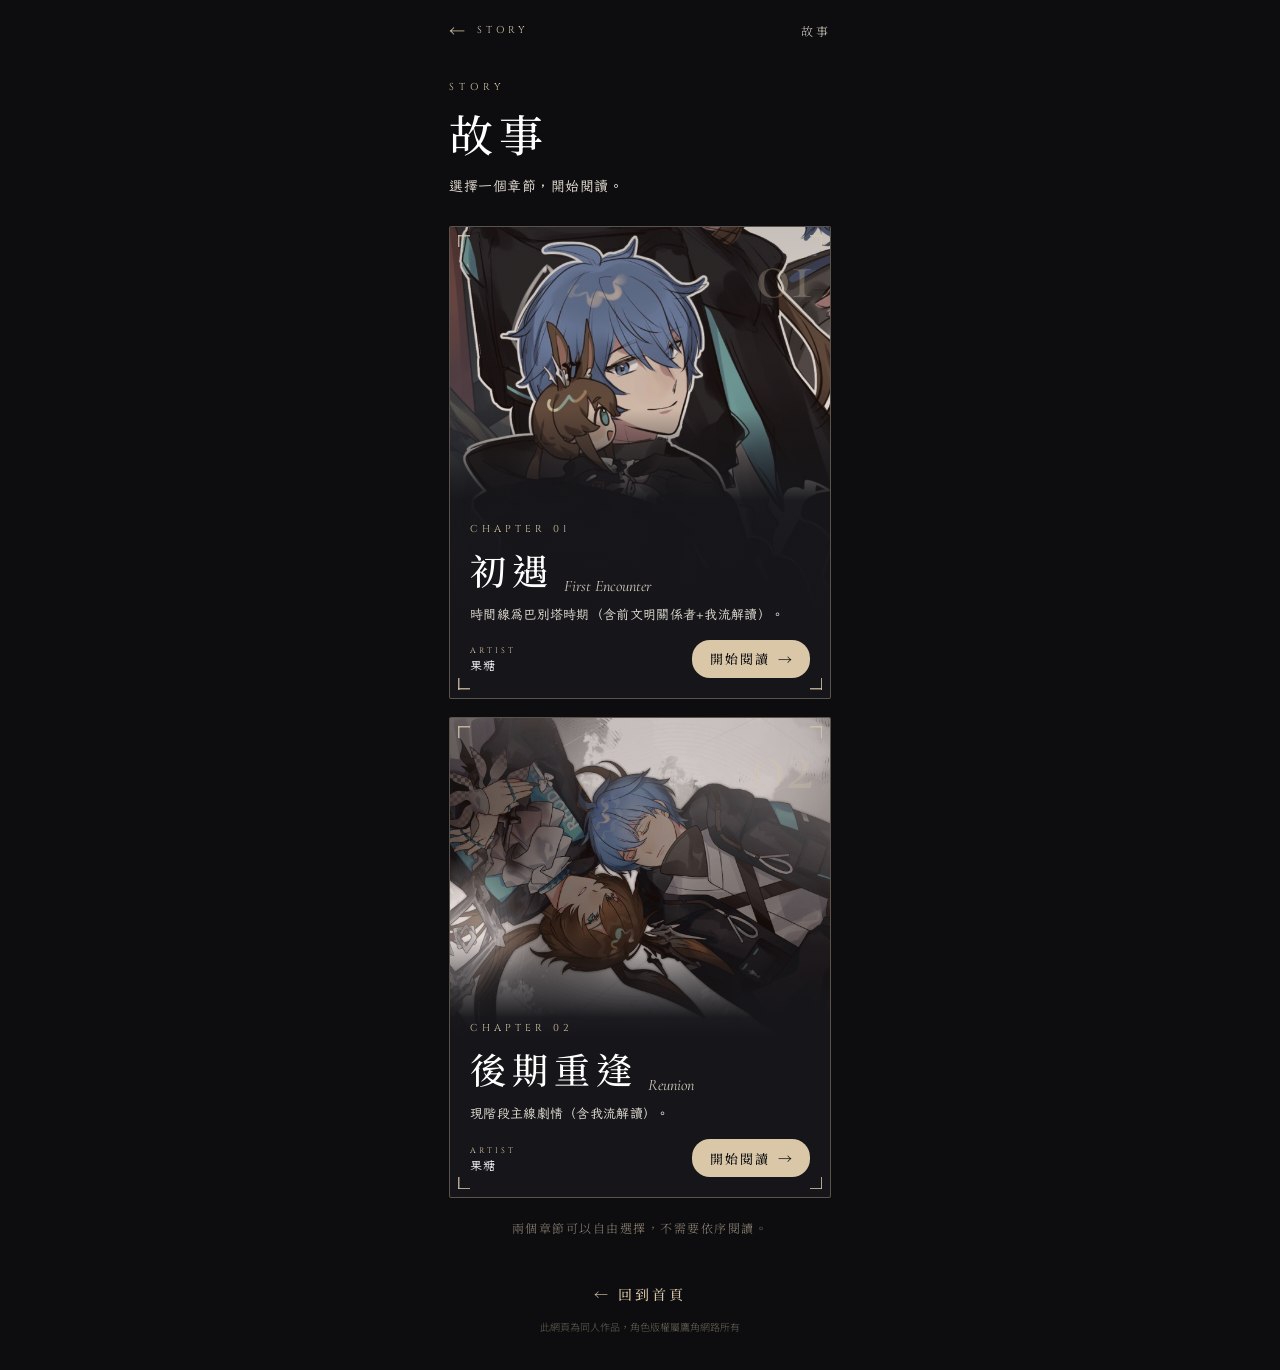
<file: story.html>
<!DOCTYPE html>
<html lang="zh-Hant">
<head>
    <meta charset="UTF-8">
    <meta name="viewport" content="width=device-width, initial-scale=1.0">
    <title>故事 | Trust and Guard</title>
    <link rel="preconnect" href="https://fonts.googleapis.com">
    <link rel="preconnect" href="https://fonts.gstatic.com" crossorigin>
    <link href="https://fonts.googleapis.com/css2?family=Cinzel&family=Cormorant+Garamond:ital,wght@0,500;1,400&family=Iansui&family=LXGW+WenKai+TC&family=Noto+Sans+TC:wght@300;400&family=Noto+Serif+TC:wght@300;400;500&display=swap" rel="stylesheet">
    <link rel="stylesheet" href="css/character.css?v=6">
    <link rel="stylesheet" href="css/story.css?v=1">
</head>
<body>
<main class="page">

    <header class="topbar">
        <a class="back" href="index.html">←</a>
        <span class="kicker">STORY</span>
        <span class="page-title">故事</span>
    </header>

    <section class="head">
        <p class="head-kicker">STORY</p>
        <h1 class="head-title">故事</h1>
        <p class="head-lead">選擇一個章節，開始閱讀。</p>
    </section>

    <section class="chapters">

        <article class="chapter c1">
            <div class="cover">
                <img src="images/story-ch1.jpg" alt="" width="624" height="645">
                <span class="num">01</span>
            </div>
            <div class="info">
                <p class="ch-kicker">CHAPTER 01</p>
                <h2 class="ch-title"><span class="cn">初遇</span><span class="en">First Encounter</span></h2>
                <p class="ch-desc">時間線為巴別塔時期（含前文明關係者+我流解讀）。</p>
                <div class="ch-actions">
                    <p class="ch-credit"><span class="lb">ARTIST</span><span class="nm">果糖</span></p>
                    <a class="start" href="reader.html?c=1">開始閱讀<span aria-hidden="true">→</span></a>
                </div>
            </div>
            <span class="corners" aria-hidden="true"></span>
        </article>

        <article class="chapter c2">
            <div class="cover">
                <img src="images/story-ch2.jpg" alt="" width="624" height="524">
                <span class="num">02</span>
            </div>
            <div class="info">
                <p class="ch-kicker">CHAPTER 02</p>
                <h2 class="ch-title"><span class="cn">後期重逢</span><span class="en">Reunion</span></h2>
                <p class="ch-desc">現階段主線劇情（含我流解讀）。</p>
                <div class="ch-actions">
                    <p class="ch-credit"><span class="lb">ARTIST</span><span class="nm">果糖</span></p>
                    <a class="start" href="reader.html?c=2">開始閱讀<span aria-hidden="true">→</span></a>
                </div>
            </div>
            <span class="corners" aria-hidden="true"></span>
        </article>

    </section>

    <p class="story-hint">兩個章節可以自由選擇，不需要依序閱讀。</p>

    <footer class="foot">
        <a href="index.html">← 回到首頁</a>
        <small>此網頁為同人作品，角色版權屬鷹角網路所有</small>
    </footer>

</main>
<audio id="bgm" src="audio/theme.mp3" loop preload="none"></audio>
<script src="js/story.js?v=1"></script>
</body>
</html>
</file>
<file: css/style.css>
@property --r{
    syntax: "<percentage>";
    inherits: false;
    initial-value: 0%;
}

:root{
    --bg: #0d0d0f;
    --gold: #d9c7a8;
    --text: #ffffff;
    --text-soft: #e8e2d8;
    --text-mute: #cfc7ba;
    --line: rgba(255, 255, 255, 0.22);

    --font-en: "Cormorant Garamond", serif;
    --font-label: "Cinzel", serif;
    --font-serif: "Noto Serif TC", serif;
    --font-sans: "Noto Sans TC", sans-serif;
    --font-hand: "LXGW WenKai TC", serif;
}

html, body{
    margin: 0;
    height: 100%;
    background: var(--bg);
    color: var(--text);
}

/* 首頁 */

#home{
    display: flex;
    justify-content: center;
    background: var(--bg);
}

.stage{
    position: relative;
    width: min(100%, 430px);
    height: 100vh;
    height: 100svh;
    min-height: 800px;
    overflow: hidden;
    background: var(--bg);
}

.bg{
    position: absolute;
    left: 0;
    width: 100%;
    height: 50%;
    background-size: cover;
    background-position: center;
}

.bg-chess{
    top: 0;
    background-image: url("../images/bg-chess.png");
}

.bg-chess::after{
    content:"";
    position: absolute;
    left: 0; bottom: 0;
    width: 100%;
    height: 43%;
    background: linear-gradient(to bottom, rgba(13, 13, 15, 0), rgba(13, 13, 15, 0.85));
}

.bg-violin{
    bottom: 0;
    background-image: url("../images/bg-violin.png");
}

.bg-violin::before{
    content:"";
    position: absolute;
    inset: 0;
    background: rgba(13, 13, 15, 0.62);
}

.bg-violin::after{
    content:"";
    position: absolute;
    left: 0; top: 0;
    width: 100%;
    height: 37.5%;
    background: linear-gradient(to bottom, rgba(13, 13, 15, 0.85), rgba(13, 13, 15, 0));
}

.title{
    position:absolute;
    left: 0%;
    width: 100%;
    top: calc(50% - 78px);
    display: flex;
    flex-direction: column;
    align-items: center;
    gap: 6px;
    text-align: center;
}

.kicker{
    margin: 0;
    font-family: var(--font-label);
    font-size: 10px;
    letter-spacing: 4px;
    color: var(--gold);
}

.brand{
    margin: 0;
    font-family: var(--font-en);
    font-weight: 500;
    font-size: 44px;
    line-height: normal;
}

.subtitle{
    margin: 0;
    font-family: var(--font-serif);
    font-weight: 300;
    font-size: 14px;
    letter-spacing: 6px;
    color: var(--text-soft);
}

.menu{
    position: absolute;
    left: 28px;
    right: 28px;
    top: calc(50% + 76px);
}

.menu ul{
    margin: 0;
    padding: 0;
    list-style: none;
}

.menu a{
    display: flex;
    align-items: center;
    gap: 14px;
    padding: 11px 4px;
    border-bottom: 1px solid var(--line);
    color: inherit;
    text-decoration: none;
    transition: background-color 0.25s ease;
}

.menu .no{
    font-family: var(--font-en);
    font-weight: 500;
    font-size: 14px;
    color: var(--gold);
}

.menu .cn{
    font-family: var(--font-serif);
    font-weight: 500;
    font-size: 16px;
    letter-spacing: 2px;
}

.menu .en{
    font-family: var(--font-en);
    font-style: italic;
    font-size: 14px;
    color: var(--text-mute);
}

.menu .arrow{
    margin-left: auto;
    font-family: var(--font-sans);
    font-weight: 300;
    font-size: 14px;
    color: var(--gold);
    transition: transform 0.25s ease;
}

@media (hover: hover){
    .menu a:hover{
        background-color: rgba(255, 255, 255, 0.08);
    }

    .menu a:hover .arrow{
        transform: translateX(4px);
    }
}

.menu a:focus-visible{
    background-color: rgba(255, 255, 255, 0.08);
}

.menu a:focus-visible .arrow{
    transform: translateX(4px);
}

/* 進場動畫 */
.title, .menu{
    opacity: 0;
    transform: translateY(12px);
    transition: opacity 1s ease .3s, transform 1s ease .3s;
}

body.home-ready .title, body.home-ready .menu{
    opacity: 1;
    transform: none;
}

/* 曖昧動畫+臺詞 */
#story{
    position: fixed;
    inset: 0;
    z-index: 5;
    background: var(--bg);
    overflow: hidden;
    transition: opacity 1s ease;
}

#story.ready{
    cursor: pointer;
}

#story.leave{
    opacity: 0;
    pointer-events: none;
}

.quote{
    position: absolute;
    left: 0%;
    right: 0%;
    top: 50%;
    margin: 0;
    transform: translateY(-50%);
    text-align: center;
    font-family: var(--font-hand);
    font-size: 24px;
    letter-spacing: 2px;
    opacity: 0;
    transition: opacity .8s ease;
}

#story.show-quote .quote{
    opacity: 1;
    transition: opacity 1.2s ease .6s;
}

.amiya{
    position: absolute;
    left: 50%;
    top: 50%;
    width: min(100%, 430px);
    aspect-ratio: 360 / 265;
    transform: translate(-50%, -50%);
    
    opacity: 0;
    filter: blur(14px);
    transition: opacity 1.8s ease, filter 2s ease;

    /* 上下邊緣淡入淡出 95/265=36%（粗估）*/
    -webkit-mask-image: linear-gradient(to bottom, transparent, #000 36%, #000 64%, transparent);
    mask-image: linear-gradient(to bottom, transparent, #000 36%, #000 64%, transparent);
}

.amiya img{
    display: block;
    width: 100%;
    height: 100%;
    object-fit: cover;
}

#story.show-amiya .amiya{
    opacity: 1;
    filter: blur(0);
}

.tap{
    position: absolute;
    left: 0;
    right: 0;
    top: calc(50% + 192px);
    margin: 0;
    display: flex;
    flex-direction: column;
    align-items: center;
    gap: 4px;
    opacity: 0;
    pointer-events: none;
}

.tap .cn{
    font-family: var(--font-serif);
    font-weight: 300;
    font-size: 12px;
    letter-spacing: 4px;
    color: var(--gold);
}

.tap .en{
    font-family: var(--font-label);
    font-size: 8px;
    letter-spacing: 3px;
    color: #8f8576;
}

#story.ready .tap{
    animation: blink 2.4s ease-in-out infinite;
}

@keyframes blink{
    0%, 100%{
        opacity: .35;
    }
    50%{
        opacity: 1;
    }
}

/* 睜眼動畫 */
#intro{
    position: fixed;
    inset: 0;
    z-index: 10;
    background: #000;
    --r: 0%;

    -webkit-mask: radial-gradient(circle at 50% 50%, transparent var(--r), #000 calc(var(--r) + 8%));
            mask: radial-gradient(circle at 50% 50%, transparent var(--r), #000 calc(var(--r) + 8%)); 
}

#intro.open{
    transition: --r 1.6s ease-in;
    --r: 150%;
}

#dots {
    width: 100%;
    height: 100%;
    display: block;
}

/* 點擊繼續動畫&解鎖阿米婭語音*/
#enter{
    position: absolute;
    left: 50%;
    top: 50%;
    transform: translate(-50%, -50%);
    display: flex;
    flex-direction: column;
    align-items: center;
    gap: 6px;
    padding: 16px 28px;
    background: none;
    border: 0;
    cursor: pointer;
    animation: blink 2.4s ease-in-out infinite;
    transition: opacity .6s ease;
}

#enter .cn{
    font-family: var(--font-serif);
    font-weight: 300;
    font-size: 13px;
    letter-spacing: 5px;
    color: var(--gold);
}

#enter .en{
    font-family: var(--font-label);
    font-size: 8px;
    letter-spacing: 3px;
    color: #8f8576;
}

#enter.hide{
    opacity: 0;
    pointer-events: none;
}

/* 其他設定
1. 關閉模糊對焦和位移 
2. 取消明顯的點擊痕跡（手機設備）
*/
@media (prefers-reduced-motion: reduce){
    .amiya{
        filter: none;
    }
    .title, .menu{
        transform: none;
    }
}

html{
    -webkit-tap-highlight-color: transparent;
}

#intro,
#story{
    -webkit-user-select: none;
            user-select: none;
    -webkit-touch-callout: none;
    touch-action: manipulation;
}

#enter:focus:not(:focus-visible){
    outline: none;
}

.page-frame{
    position: fixed;
    inset: 0;
    z-index: 4;
    width: 100%;
    height: 100%;
    border: 0;
    background: #0d0d0f;
    opacity: 0;
    visibility: hidden;
    transition: opacity .35s ease, visibility .35s;
}

.page-frame.is-open{
    opacity: 1;
    visibility: visible;
}
</file>
<file: css/character.css>
:root{
    --bg:#0d0d0f;
    --panel:#16161a;
    --gold:#d9c7a8;
    --soft:#e8e2d8;
    --mute:#cfc7ba;
    --dim:#8f8576;
    --line:rgba(255,255,255,.18);
    --blue:rgba(74,163,255,.28);
    --en:"Cormorant Garamond",serif;
    --label:"Cinzel",serif;
    --serif:"Noto Serif TC",serif;
    --sans:"Noto Sans TC",sans-serif;
    --hand:"LXGW WenKai TC",serif;
    --iansui:"Iansui",cursive;
}

*{box-sizing:border-box}

html,body{
    margin:0;
    background:var(--bg);
    color:#fff;
    -webkit-tap-highlight-color:transparent;
}

body{font-family:var(--serif)}

img{display:block;max-width:100%}

a{color:inherit;text-decoration:none}

.page{max-width:430px;margin:0 auto}

.topbar{display:flex;align-items:center;gap:12px;padding:18px 24px}
.topbar .back{font-family:var(--sans);font-weight:300;font-size:16px;color:var(--gold)}
.kicker{font-family:var(--label);font-size:10px;letter-spacing:4px;color:var(--gold)}
.page-title{margin-left:auto;font-weight:300;font-size:12px;letter-spacing:3px;color:var(--mute)}

.hero{padding:8px 24px 0}

.art-card{
    position:relative;
    width:100%;
    aspect-ratio:312/499;
    overflow:hidden;
    border:1px solid rgba(217,199,168,.35);
    border-radius:2px;
    transition:border-radius .4s ease;
}

.art-card .art-full{
    position:absolute;
    max-width:none;
    width:var(--art-w, 100%);
    left:var(--art-l, 0%);
    top:var(--art-t, 2.4%);
    transition:opacity .35s ease;
}

.art-card .avatar{
    position:absolute;
    inset:0;
    overflow:hidden;
    background:var(--bg);
    opacity:0;
    transition:opacity .35s ease;
}

.avatar img{
    position:absolute;
    max-width:none;
    width:var(--av-w, 159.8%);
    left:var(--av-l, -30%);
    top:var(--av-t, 0);
}

.art-card[data-view="avatar"]{aspect-ratio:1;border-radius:20.5%}
.art-card[data-view="avatar"] .art-full{opacity:0}
.art-card[data-view="avatar"] .avatar{opacity:1}

.name-block{display:flex;justify-content:space-between;align-items:flex-end;padding-top:22px}
.name-en{margin:0 0 4px;font-family:var(--label);font-size:10px;letter-spacing:5px;color:var(--gold)}
.name{margin:0;font-weight:400;font-size:40px;letter-spacing:4px}
.tagline{margin:6px 0 0;font-family:var(--en);font-style:italic;font-size:16px;color:var(--mute)}

.toggle{display:flex;margin-bottom:4px;padding:2px;border:1px solid var(--line);border-radius:16px}
.seg{
    padding:6px 14px;
    border:0;
    border-radius:14px;
    background:none;
    color:var(--soft);
    font:500 12px var(--serif);
    letter-spacing:2px;
    cursor:pointer;
}
.seg.is-active{background:var(--gold);color:var(--bg)}

.tabs{display:flex;gap:10px;padding:16px 24px 0}
.tab{padding:8px 18px;border:1px solid var(--line);border-radius:18px;font-size:13px;letter-spacing:2px;color:var(--soft)}
.tab.is-active{background:var(--gold);border-color:var(--gold);color:var(--bg);font-weight:500}
.tab.is-off{opacity:.6}

.sec{padding:36px 24px 0}

.sec-title{display:flex;align-items:baseline;gap:10px;margin:0 0 16px;font-weight:500}
.sec-title .no{font-family:var(--en);font-weight:500;font-size:14px;color:var(--gold)}
.sec-title .cn{font-size:18px;letter-spacing:2px}
.sec-title .en{font-family:var(--en);font-style:italic;font-weight:400;font-size:14px;color:var(--mute)}

.p{margin:0;font-family:var(--hand);font-size:13px;line-height:22px;letter-spacing:.3px;color:var(--soft)}
.p.lg{margin-bottom:6px;font-size:14px;line-height:25px;letter-spacing:.5px}
.p em{font-style:normal;color:var(--gold)}

.info{margin:0}
.info .row{display:flex;gap:12px;padding:12px 4px;border-bottom:1px solid var(--line)}
.info dt{flex:0 0 112px;margin:0;font-weight:400;font-size:12px;line-height:22px;letter-spacing:2px;color:var(--gold)}
.info dd{flex:1;margin:0;font-size:14px;line-height:22px;letter-spacing:1px}

.radar{display:block;width:100%;height:auto}
.radar .bg{fill:var(--panel)}
.radar .ring{fill:none;stroke:rgba(255,255,255,.12)}
.radar .ring.outer{stroke:rgba(255,255,255,.3)}
.radar .axis{fill:none;stroke:rgba(255,255,255,.14)}
.radar .area{fill:rgba(217,199,168,.22);stroke:var(--gold);stroke-width:1.5;stroke-linejoin:round}
.radar .dot{fill:var(--gold)}
.radar .dot-hidden{fill:var(--bg);stroke:var(--gold);stroke-width:1.5}
.radar text{font-family:var(--serif)}
.radar .n{font-size:12px;letter-spacing:1px;fill:var(--soft)}
.radar .g{font-size:14px;font-weight:500;letter-spacing:1px;fill:var(--gold)}

.file{display:flex;flex-direction:column;gap:14px}
.file-head .no{margin:0;font-family:var(--label);font-size:9px;letter-spacing:3px;color:var(--gold)}
.file-head h3{margin:4px 0 0;font-weight:500;font-size:24px;letter-spacing:3px}
.file-head .sub{margin:4px 0 0;font-size:11px;letter-spacing:2px;color:var(--dim)}

.strip{
    position:relative;
    height:96px;
    overflow:hidden;
    background:var(--panel);
    border:1px solid rgba(217,199,168,.3);
    border-radius:2px;
}
.strip.sm{height:84px}
.strip.tall{height:120px}
.strip.fig{height:132px}
.strip > img{position:absolute;inset:0;width:100%;height:100%;object-fit:cover}
.strip .tint{position:absolute;inset:0;background:linear-gradient(to bottom,rgba(13,13,15,.38),rgba(13,13,15,.7))}
.strip .grid{
    position:absolute;
    inset:0;
    background-image:linear-gradient(to right,var(--blue) 1px,transparent 1px),linear-gradient(to bottom,var(--blue) 1px,transparent 1px);
    background-size:24px 24px;
}
.strip .c{position:absolute;width:12px;height:12px;border:0 solid rgba(217,199,168,.8)}
.strip .c.tl{top:8px;left:8px;border-top-width:1.5px;border-left-width:1.5px}
.strip .c.tr{top:8px;right:8px;border-top-width:1.5px;border-right-width:1.5px}
.strip .c.bl{bottom:8px;left:8px;border-bottom-width:1.5px;border-left-width:1.5px}
.strip .c.br{bottom:8px;right:8px;border-bottom-width:1.5px;border-right-width:1.5px}
.strip .lb{position:absolute;font-family:var(--label);font-size:8px;letter-spacing:3px}
.strip .lb.a{top:18px;left:22px;color:var(--gold)}
.strip .lb.b{bottom:18px;right:22px;color:var(--dim)}

.strip.scan{background:radial-gradient(circle at center,#4a4a52,#15151a)}
.strip.scan > img{inset:auto;left:50%;top:50%;width:124px;height:124px;object-fit:contain;transform:translate(-50%,-50%)}

.metrics{padding:10px 14px;background:var(--panel);border:1px solid rgba(255,255,255,.12);border-radius:2px}
.metric{padding:8px 0}
.metric + .metric{border-top:1px solid rgba(255,255,255,.12)}
.metric .top{display:flex;align-items:flex-end;gap:8px}
.metric .label{flex:1;font-size:12px;letter-spacing:1.5px;color:var(--gold)}
.metric .prev{font-family:var(--en);font-weight:500;font-size:14px;color:var(--dim)}
.metric .arr{font-family:var(--sans);font-weight:300;font-size:12px;color:var(--gold)}
.metric .now{font-family:var(--en);font-weight:500;font-size:22px;line-height:1}
.metric .unit{font-family:var(--en);font-style:italic;font-size:12px;color:var(--mute)}
.redact{display:flex;gap:6px;margin-top:6px}
.redact i{display:block;height:6px;border-radius:1px;background:#35353d}
.redact i:nth-child(1){flex:25}
.redact i:nth-child(2){flex:14}
.redact i:nth-child(3){flex:11}

.note,.quote{
    display:flex;
    gap:12px;
    padding:14px;
    background:var(--panel);
    border:1px solid rgba(217,199,168,.4);
    border-left-width:3px;
    border-radius:2px;
}
.note .logo{
    flex:0 0 48px;
    height:48px;
    display:grid;
    place-items:center;
    background:var(--soft);
    border:1px solid rgba(217,199,168,.5);
    border-radius:2px;
}
.note .logo img{width:38px;height:38px;object-fit:contain}
.note .sig{margin:8px 0 0;text-align:right;font-family:var(--en);font-style:italic;font-size:16px;color:var(--gold)}
.quote{gap:10px}
.quote .mark{font-family:var(--en);font-weight:500;font-size:44px;line-height:40px;color:rgba(217,199,168,.6)}
.quote .p{font-size:14px;line-height:24px}

.divider{margin:22px 0 14px;border:0;border-top:1.5px dashed rgba(217,199,168,.4)}

.video{overflow:hidden;background:var(--panel);border:1px solid rgba(217,199,168,.3);border-radius:2px}
.video .thumb{position:relative;aspect-ratio:16/9;background:#000;cursor:pointer}
.video .thumb img{width:100%;height:100%;object-fit:cover}
.video .tint{position:absolute;inset:0;background:rgba(13,13,15,.28)}
.video .badge{
    position:absolute;
    top:12px;
    right:12px;
    padding:4px 8px;
    background:rgba(13,13,15,.7);
    border:1px solid rgba(217,199,168,.4);
    font-family:var(--label);
    font-size:9px;
    letter-spacing:2px;
    color:var(--gold);
}
.video .play{
    position:absolute;
    left:50%;
    top:50%;
    width:56px;
    height:56px;
    margin:-28px 0 0 -28px;
    border:2px solid var(--gold);
    border-radius:50%;
    background:rgba(13,13,15,.55);
}
.video .play::after{
    content:"";
    position:absolute;
    left:20px;
    top:16px;
    border-left:17px solid var(--gold);
    border-top:10px solid transparent;
    border-bottom:10px solid transparent;
}
.video .dur{
    position:absolute;
    right:12px;
    bottom:12px;
    padding:3px 7px;
    background:rgba(13,13,15,.75);
    font-family:var(--en);
    font-weight:500;
    font-size:13px;
}
.video iframe{position:absolute;inset:0;width:100%;height:100%;border:0}
.video .info{padding:14px}
.video .ttl{margin:0;font-weight:500;font-size:16px;line-height:24px;letter-spacing:1px}
.video .open{display:inline-block;margin-top:6px;font-size:12px;letter-spacing:1px;color:var(--gold);text-decoration:underline}

.foot{padding:44px 24px 36px;text-align:center}
.foot a{font-weight:500;font-size:14px;letter-spacing:3px;color:var(--gold)}
.foot small{display:block;margin-top:14px;font-family:var(--sans);font-weight:300;font-size:10px;color:#6b6558}


a.tab:hover{border-color:var(--gold)}

.radar .g.off{fill:var(--dim)}
.radar .unknown{fill:none;stroke:#8f8576;stroke-opacity:.85;stroke-width:1.5;stroke-dasharray:4 4;stroke-linecap:round}
.radar .wedge{fill:rgba(217,199,168,.22)}
.radar .seg-line{fill:none;stroke:var(--gold);stroke-width:1.5;stroke-linecap:round}

.name-line{color:var(--gold)}
.say{padding-left:10px;border-left:2px solid rgba(217,199,168,.5)}

.credit{display:flex;align-items:center;gap:10px;margin-bottom:16px}
.credit .lb{font-family:var(--label);font-size:9px;letter-spacing:3px;color:var(--gold)}
.credit .nm{font-family:var(--iansui);font-size:14px;letter-spacing:1px}

.stack{display:flex;flex-direction:column;gap:16px}

.sheet{
    position:relative;
    margin:0;
    overflow:hidden;
    background:#f4f3f0;
    border:1px solid rgba(217,199,168,.4);
    border-radius:2px;
    cursor:zoom-in;
}
.sheet img{width:100%;height:auto}
.sheet .hint{
    position:absolute;
    right:10px;
    bottom:10px;
    padding:4px 8px;
    background:rgba(13,13,15,.72);
    font-family:var(--sans);
    font-size:10px;
    letter-spacing:1px;
    color:var(--soft);
}

.lightbox{
    position:fixed;
    inset:0;
    z-index:50;
    display:grid;
    place-items:center;
    padding:12px;
    background:rgba(13,13,15,.94);
    cursor:zoom-out;
}
.lightbox img{max-width:100%;max-height:100%;object-fit:contain}

.timeline{display:flex;flex-direction:column}
.era{position:relative;padding:0 0 18px 16px;border-left:1.5px solid rgba(217,199,168,.55)}
.era:last-child{padding-bottom:0}
.era::before{content:"";position:absolute;left:-3px;top:7px;width:7px;height:7px;border-radius:50%;background:var(--gold)}

.secrets{margin:0;padding:0;list-style:none}
.secrets li{
    display:flex;
    flex-wrap:wrap;
    align-items:flex-start;
    gap:12px;
    padding:14px 0;
    border-bottom:1px solid rgba(255,255,255,.14);
}
.secrets li:first-child{border-top:1px solid rgba(255,255,255,.14)}
.secrets .n{flex:0 0 26px;font-family:var(--en);font-weight:500;font-size:20px;line-height:22px;color:var(--gold)}
.secrets .p{flex:1;min-width:0}
.secrets .badge{flex:0 0 56px;width:56px;height:56px}
.secrets .strip{flex:0 0 100%}

.strip.auto{height:auto}
.strip.auto > img{position:static;height:auto}
.credit-row{display:flex;align-items:center;gap:10px;margin-top:8px}
.credit-row .fno{margin-right:auto;font-family:var(--label);font-size:8px;letter-spacing:3px;color:var(--dim)}
.credit-row .lb{font-family:var(--label);font-size:8px;letter-spacing:3px;color:var(--gold)}
.credit-row .nm{font-family:var(--iansui);font-size:12px;letter-spacing:1px}

@keyframes pageIn{
    from{opacity:0;transform:translateY(10px)}
    to{opacity:1;transform:none}
}

.page{
    animation:pageIn .45s ease backwards;
    transition:opacity .22s ease, transform .22s ease;
}

body.leaving .page{opacity:0;transform:translateY(-6px)}

@media (prefers-reduced-motion:reduce){
    .page{animation:none;transition:none}
}

.strip[data-zoom]{cursor:zoom-in}
.strip .hint{
    position:absolute;
    right:10px;
    bottom:10px;
    padding:4px 8px;
    background:rgba(13,13,15,.72);
    font-family:var(--sans);
    font-size:10px;
    letter-spacing:1px;
    color:var(--soft);
}

.sec-title{cursor:pointer;user-select:none;-webkit-user-select:none;transition:margin-bottom .35s ease}
.sec-title::after{
    content:"";
    align-self:center;
    margin-left:auto;
    width:8px;
    height:8px;
    border-right:1.5px solid var(--gold);
    border-bottom:1.5px solid var(--gold);
    transform:rotate(45deg);
    transition:transform .3s ease;
}
.sec-title:focus-visible{outline:1px solid var(--gold);outline-offset:4px}

.sec-body{display:grid;grid-template-rows:1fr;transition:grid-template-rows .35s ease}
.sec-inner{min-height:0;overflow:hidden;padding-left:4px;margin-left:-4px}

.sec.is-collapsed .sec-body{grid-template-rows:0fr}
.sec.is-collapsed .sec-title{margin-bottom:0}
.sec.is-collapsed .sec-title::after{transform:rotate(-45deg)}

.sec > *:not(.sec-title):not(.sec-body){display:none}

.fold-ctl{display:flex;justify-content:flex-end;padding:14px 24px 0}
.fold-ctl button{
    padding:2px 0;
    border:0;
    background:none;
    color:var(--gold);
    font:400 12px var(--serif);
    letter-spacing:2px;
    cursor:pointer;
    transition:opacity .25s ease;
}
.fold-ctl button + button{margin-left:16px;padding-left:16px;border-left:1px solid var(--line)}
.fold-ctl button.is-off{opacity:.35;cursor:default}
</file>
<file: css/anniversary.css>
.head{
    display:flex;
    flex-direction:column;
    gap:8px;
    padding:20px 24px 8px;
}
.head-kicker{margin:0;font-family:var(--label);font-size:10px;line-height:13px;letter-spacing:5px;color:var(--gold)}
.head-title{margin:0;font-weight:500;font-size:44px;line-height:63px;letter-spacing:6px}

.cal-wrap{padding:20px 24px 0}

.cal{
    position:relative;
    display:flex;
    flex-direction:column;
    gap:14px;
    padding:20px 16px 16px;
    background:var(--panel);
    border:1px solid rgba(217,199,168,.35);
    border-radius:2px;
}

.cal-head{display:flex;align-items:center;justify-content:space-between}

.nav{
    display:flex;
    align-items:center;
    justify-content:center;
    width:32px;
    height:32px;
    padding:0;
    background:none;
    border:1px solid rgba(255,255,255,.28);
    border-radius:50%;
    cursor:pointer;
    transition:border-color .2s ease,opacity .2s ease;
}
.nav:disabled{opacity:.3;cursor:default}
@media (hover:hover){
    .nav:not(:disabled):hover{border-color:var(--gold)}
}
.nav:focus-visible,
.day:focus-visible,
.row:focus-visible{outline:2px solid var(--gold);outline-offset:2px}

.cal-title{display:flex;flex-direction:column;align-items:center;gap:4px}
.cal-title .en{font-family:var(--label);font-size:9px;line-height:12px;letter-spacing:4px;color:var(--gold)}
.cal-title .cn{font-weight:500;font-size:24px;line-height:34px;letter-spacing:6px}

.weekdays{
    display:grid;
    grid-template-columns:repeat(7,1fr);
    text-align:center;
    font-weight:300;
    font-size:11px;
    line-height:16px;
    letter-spacing:1px;
    color:var(--dim);
}

.rule{height:1px;background:rgba(255,255,255,.14)}

.days{display:grid;grid-template-columns:repeat(7,1fr)}

.day{
    position:relative;
    height:44px;
    padding:0;
    background:none;
    border:0;
    cursor:pointer;
    font-family:var(--en);
    font-weight:500;
    font-size:17px;
    color:var(--soft);
}
.day.is-blank{pointer-events:none}
.day::before{
    content:"";
    position:absolute;
    left:50%;
    top:5px;
    width:34px;
    height:34px;
    margin-left:-17px;
    box-sizing:border-box;
    border-radius:50%;
}
.day .n{position:absolute;left:0;right:0;top:11px;line-height:22px}
.day.has-mark{color:#fff}
.day.has-mark::before{border:1px solid var(--gold)}
.day.is-today{color:#fff}
.day.is-today::after{
    content:"";
    position:absolute;
    left:50%;
    bottom:2px;
    width:4px;
    height:4px;
    margin-left:-2px;
    border-radius:50%;
    background:var(--gold);
}
.day.is-selected{color:var(--bg)}
.day.is-selected::before{background:var(--gold);border:1px solid var(--gold)}
.day.is-selected::after{display:none}

.legend{display:flex;align-items:center;gap:20px;padding-top:4px}
.lg{display:flex;align-items:center;gap:8px;font-weight:300;font-size:10px;line-height:14px;letter-spacing:1.5px;color:var(--dim)}
.lg i{display:block;width:10px;height:10px;box-sizing:border-box;border-radius:50%}
.lg .ring{border:1px solid var(--gold)}
.lg .dot{background:var(--gold)}

.corners{
    --c:rgba(217,199,168,.8);
    position:absolute;
    inset:8px;
    pointer-events:none;
    background:
        linear-gradient(var(--c),var(--c)) 0 0/12px 1.5px,
        linear-gradient(var(--c),var(--c)) 0 0/1.5px 12px,
        linear-gradient(var(--c),var(--c)) 100% 0/12px 1.5px,
        linear-gradient(var(--c),var(--c)) 100% 0/1.5px 12px,
        linear-gradient(var(--c),var(--c)) 0 100%/12px 1.5px,
        linear-gradient(var(--c),var(--c)) 0 100%/1.5px 12px,
        linear-gradient(var(--c),var(--c)) 100% 100%/12px 1.5px,
        linear-gradient(var(--c),var(--c)) 100% 100%/1.5px 12px;
    background-repeat:no-repeat;
}

.detail-wrap{padding:18px 24px 0}

.detail{
    display:flex;
    flex-direction:column;
    gap:10px;
    padding:20px;
    background:var(--panel);
    border:1px solid rgba(217,199,168,.35);
    border-radius:2px;
}
.detail [hidden]{display:none}
.detail-head{display:flex;align-items:center;justify-content:space-between}
.d-date{font-family:var(--en);font-weight:500;font-size:36px;line-height:44px;letter-spacing:1px;color:var(--gold)}
.d-tag{
    padding:3px 10px;
    border:1px solid rgba(217,199,168,.35);
    border-radius:11px;
    font-weight:500;
    font-size:11px;
    line-height:16px;
    letter-spacing:2px;
    color:var(--gold);
}
.d-title{margin:0;font-weight:500;font-size:20px;line-height:29px;letter-spacing:3px}
.d-sub{margin:0;font-weight:300;font-size:12px;line-height:17px;letter-spacing:2px;color:var(--gold)}
.d-text{margin:0;font-family:var(--hand);font-size:13px;line-height:22px;letter-spacing:.3px;color:var(--soft)}

.pic{
    position:relative;
    margin:0;
    border-radius:2px;
    overflow:hidden;
    line-height:0;
}
.pic img{display:block;width:100%;height:100%;object-fit:cover}
.pic::after{
    content:"";
    position:absolute;
    inset:0;
    border-radius:2px;
    box-shadow:inset 0 0 0 1px rgba(217,199,168,.25);
    pointer-events:none;
}
.pic-credit{
    position:absolute;
    left:8px;
    bottom:8px;
    display:flex;
    flex-direction:column;
    gap:3px;
    padding:5px 9px;
    background:rgba(13,13,15,.62);
    border-radius:6px;
    line-height:normal;
}
.pic-credit .lb{font-family:var(--label);font-size:8px;line-height:10px;letter-spacing:3px;color:var(--gold)}
.pic-credit .nm{font-family:var(--iansui);font-size:12px;line-height:15px;letter-spacing:1px;color:#fff}

.d-images{margin-top:6px;display:flex;gap:8px}
.d-images .pic{flex:var(--r,1) 1 0%;aspect-ratio:var(--ar,3 / 2)}

.list-wrap{padding:28px 24px 0}
.list-title{margin:0 0 12px;display:flex;align-items:flex-end;gap:10px}
.list-title .cn{font-weight:500;font-size:16px;line-height:23px;letter-spacing:2px}
.list-title .en{font-family:var(--en);font-style:italic;font-weight:400;font-size:14px;line-height:17px;color:var(--mute)}

.rows{margin:0;padding:0;list-style:none}
.rows li:first-child .row{border-top:1px solid rgba(255,255,255,.14)}
.row{
    display:flex;
    align-items:center;
    gap:14px;
    width:100%;
    padding:14px 0;
    background:none;
    border:0;
    border-bottom:1px solid rgba(255,255,255,.14);
    font:inherit;
    color:inherit;
    text-align:left;
    cursor:pointer;
}
.row .r-date{flex:0 0 56px;font-family:var(--en);font-weight:500;font-size:20px;line-height:24px;color:var(--gold)}
.row .r-title{flex:1;font-weight:500;font-size:14px;line-height:20px;letter-spacing:2px;color:var(--soft)}
.row .r-dot{flex:0 0 6px;width:6px;height:6px;border-radius:50%}
.row.is-current .r-title{color:#fff}
.row.is-current .r-dot{background:var(--gold)}
.row.is-empty{cursor:default}
.row.is-empty .r-title{font-weight:300;font-size:13px;color:var(--dim)}

.page:not([data-stage="calendar"]){
    display:flex;
    flex-direction:column;
    min-height:100vh;
    min-height:100svh;
}
.page[data-stage="calendar"] .gate{display:none}
.page:not([data-stage="calendar"]) .calendar-view{display:none}

.gate{position:relative;flex:1;display:flex;flex-direction:column;overflow:hidden}
.gate.is-leaving{
    opacity:0;
    transform:translateY(-14px);
    transition:opacity .45s ease,transform .45s ease;
    pointer-events:none;
}
.stage{display:none;flex:1;flex-direction:column}
.page[data-stage="today"] .stage-today{display:flex;animation:fadeIn .7s ease backwards}
.page[data-stage="countdown"] .stage-count{display:flex;animation:riseIn .9s cubic-bezier(.2,.7,.2,1) backwards}

@keyframes fadeIn{
    from{opacity:0}
}
@keyframes riseIn{
    from{opacity:0;transform:translateY(16px)}
}

.stage-count .count-main{
    flex:1;
    display:flex;
    flex-direction:column;
    align-items:center;
    justify-content:center;
    gap:26px;
    gap:clamp(16px,3.2svh,26px);
    padding:0 24px 56px;
    padding:0 24px clamp(24px,7svh,72px);
}
.count-label{display:flex;flex-direction:column;align-items:center;gap:8px}
.count-label .en{padding-left:5px;font-family:var(--label);font-size:10px;line-height:13px;letter-spacing:5px;color:var(--gold)}
.count-label .cn{padding-left:3px;font-weight:300;font-size:12px;line-height:17px;letter-spacing:3px;color:var(--mute)}

.ring{position:relative;width:240px;height:240px}
.ring-glow{
    position:absolute;
    left:-40px;
    top:-40px;
    width:320px;
    height:320px;
    border-radius:50%;
    pointer-events:none;
    background:radial-gradient(closest-side,rgba(217,199,168,.1),rgba(217,199,168,0));
}
.ring-svg{position:absolute;inset:0}
.r-track{fill:none;stroke:rgba(217,199,168,.25);stroke-width:1}
.r-inner{fill:none;stroke:rgba(255,255,255,.08);stroke-width:1}
.r-prog{fill:none;stroke:var(--gold);stroke-width:2}
.r-dot{fill:var(--gold)}
.ring-center{
    position:absolute;
    inset:0;
    padding-top:8px;
    transform:translateY(-26px);
    display:flex;
    flex-direction:column;
    align-items:center;
    justify-content:center;
}
.ring-center .num{font-family:var(--en);font-weight:500;font-size:104px;line-height:126px;color:#fff}
.ring-center .unit{margin-top:8px;padding-left:5px;font-family:var(--label);font-size:10px;line-height:13px;letter-spacing:5px;color:var(--gold)}

.clock{display:flex;align-items:flex-start;gap:13px}
.clock .u{display:flex;flex-direction:column;align-items:center;gap:2px;width:28px}
.clock .v{font-family:var(--en);font-weight:500;font-size:30px;line-height:36px;color:var(--soft)}
.clock .l{padding-left:2px;font-weight:300;font-size:10px;line-height:14px;letter-spacing:2px;color:var(--dim)}
.clock .colon{font-family:var(--en);font-weight:500;font-size:26px;line-height:31px;color:rgba(217,199,168,.6)}

.count-info{display:flex;flex-direction:column;align-items:center;gap:6px}
.ci-title{margin:0;padding-left:3px;font-weight:500;font-size:20px;line-height:29px;letter-spacing:3px}
.ci-date{margin:0;padding-left:2px;font-weight:300;font-size:12px;line-height:17px;letter-spacing:2px;color:var(--mute)}

.count-action{display:flex;justify-content:center;padding:0 24px 44px}
.enter{
    display:inline-flex;
    align-items:center;
    gap:8px;
    padding:12px 28px;
    border:0;
    border-radius:20px;
    background:var(--gold);
    color:var(--bg);
    font-family:inherit;
    font-weight:500;
    font-size:14px;
    line-height:20px;
    letter-spacing:3px;
    cursor:pointer;
    transition:transform .25s ease,opacity .25s ease;
}
.enter .arr{display:inline-block;font-family:var(--sans);font-weight:300;font-size:14px;line-height:17px;letter-spacing:0;transition:transform .25s ease}
@media (hover:hover){
    .enter:hover .arr{transform:translateX(4px)}
}
.enter:active{transform:scale(.97)}
.enter:focus-visible{outline:2px solid #fff;outline-offset:2px}

.stage-today{position:relative;overflow:hidden;cursor:pointer;-webkit-user-select:none;user-select:none;outline:none}

.tl-wrap{
    position:absolute;
    left:0;
    right:0;
    top:calc(50% - 30px);
    height:0;
    transition:top 1.1s ease;
}
.stage-today[data-phase="reveal"] .tl-wrap{top:303px}

.tl-track{
    position:absolute;
    left:0;
    top:0;
    transform:translateX(var(--x,0px));
    transition:transform 2.8s cubic-bezier(.16,.84,.3,1);
}
.tl-axis{position:absolute;left:-2408px;width:4816px;top:0;height:1px;background:rgba(255,255,255,.28)}
.tl-ticks{position:absolute;left:-2408px;width:4816px}
.tl-ticks.minor{top:-2px;height:5px;background:repeating-linear-gradient(to right,rgba(255,255,255,.16) 0,rgba(255,255,255,.16) 1px,transparent 1px,transparent 4px)}
.tl-ticks.major{top:-5.5px;height:12px;background:repeating-linear-gradient(to right,rgba(255,255,255,.3) 0,rgba(255,255,255,.3) 1px,transparent 1px,transparent 28px)}

.node{position:absolute;left:0;top:0;transition:opacity .8s ease}
.node .nd{position:absolute;left:-4px;top:-4px;width:8px;height:8px;border-radius:50%;background:rgba(217,199,168,.7)}
.node .nl{
    position:absolute;
    left:0;
    top:-34px;
    transform:translateX(-50%);
    font-family:var(--en);
    font-weight:500;
    font-size:14px;
    line-height:17px;
    color:var(--gold);
    white-space:nowrap;
}
.node .nt{
    position:absolute;
    left:0;
    top:14px;
    transform:translateX(-50%);
    font-weight:300;
    font-size:11px;
    line-height:16px;
    letter-spacing:1px;
    color:var(--mute);
    white-space:nowrap;
    opacity:0;
    transition:opacity .6s ease;
}
.node.is-today .nl{top:-52px;font-size:24px;line-height:29px}
.node.is-today .nt{top:32px;font-weight:500;font-size:15px;line-height:22px;letter-spacing:3px;color:#fff}

.t-glow{
    position:absolute;
    left:-85px;
    top:-85px;
    width:170px;
    height:170px;
    border-radius:50%;
    pointer-events:none;
    background:radial-gradient(closest-side,rgba(217,199,168,.16),rgba(217,199,168,0) 55%);
}
.t-ring{position:absolute;left:-22px;top:-22px;width:44px;height:44px;box-sizing:border-box;border:1.5px solid var(--gold);border-radius:50%}
.t-dot{position:absolute;left:-7px;top:-7px;width:14px;height:14px;border-radius:50%;background:var(--gold)}
.t-trail{
    position:absolute;
    top:-22px;
    width:44px;
    height:44px;
    box-sizing:border-box;
    border:1.5px solid var(--gold);
    border-radius:50%;
    opacity:0;
    transition:opacity .6s ease;
}
.t-trail::after{content:"";position:absolute;left:13.25px;top:13.25px;width:14px;height:14px;border-radius:50%;background:var(--gold)}
.t-trail.t1{left:-46px}
.t-trail.t2{left:-70px}
.stage-today[data-phase="slide"] .t-trail.t1{opacity:.22}
.stage-today[data-phase="slide"] .t-trail.t2{opacity:.1}

.stage-today[data-phase="slide"] .node:not(.is-today) .nt{opacity:0}
.stage-today[data-phase="slide"] .node.is-today .nt{opacity:1}
.stage-today[data-phase="settle"] .node .nt{opacity:1}
.stage-today[data-phase="reveal"] .node .nt{opacity:0}

.stage-today[data-phase="settle"] .node:not(.is-today){opacity:.6}
.stage-today[data-phase="settle"] .node.is-cluster:not(.is-today){opacity:.5}
.stage-today[data-phase="reveal"] .node:not(.is-today){opacity:.45}
.stage-today[data-phase="reveal"] .node.is-cluster:not(.is-today){opacity:.4}

.fade{position:absolute;top:-150px;width:50px;height:300px;z-index:2;pointer-events:none}
.fade-l{left:0;background:linear-gradient(to right,#0d0d0f,rgba(13,13,15,0))}
.fade-r{right:0;background:linear-gradient(to left,#0d0d0f,rgba(13,13,15,0))}

.hint{
    position:absolute;
    left:0;
    right:0;
    top:120px;
    display:flex;
    flex-direction:column;
    align-items:center;
    gap:15px;
    opacity:0;
    transition:opacity .6s ease;
}
.stage-today[data-phase="slide"] .hint{opacity:1}
.hint .arrows{font-family:var(--sans);font-weight:300;font-size:14px;line-height:17px;letter-spacing:6px;color:rgba(217,199,168,.5);white-space:pre}
.hint .cap{font-family:var(--label);font-size:9px;line-height:12px;letter-spacing:5px;color:var(--dim)}

.cap-today{
    position:absolute;
    left:0;
    right:0;
    top:140px;
    text-align:center;
    font-family:var(--label);
    font-size:10px;
    line-height:13px;
    letter-spacing:6px;
    color:var(--gold);
    opacity:0;
    transition:opacity .6s ease;
}
.stage-today[data-phase="settle"] .cap-today{opacity:1}

.reveal{
    position:absolute;
    left:50%;
    top:50px;
    width:260px;
    margin-left:-130px;
    display:flex;
    flex-direction:column;
    align-items:center;
    gap:14px;
    text-align:center;
}
.reveal > *{
    margin:0;
    opacity:0;
    transform:translateY(8px);
    transition:opacity .7s ease,transform .7s ease;
    transition-delay:calc(var(--i) * .12s);
}
.stage-today[data-phase="reveal"] .reveal > *{opacity:1;transform:none}
.reveal [hidden]{display:none}
.rv-kicker{font-family:var(--label);font-size:10px;line-height:13px;letter-spacing:6px;color:var(--gold)}
.rv-lead{font-weight:300;font-size:14px;line-height:20px;letter-spacing:4px;color:var(--mute)}
.rv-title{font-weight:500;font-size:34px;line-height:49px;letter-spacing:5px}
.rv-date{font-weight:300;font-size:12px;line-height:17px;letter-spacing:2px;color:var(--mute)}
.rv-sub{font-weight:300;font-size:12px;line-height:17px;letter-spacing:2px;color:var(--gold)}
.rv-tag{
    padding:3px 10px;
    border:1px solid rgba(217,199,168,.35);
    border-radius:11px;
    font-weight:500;
    font-size:11px;
    line-height:16px;
    letter-spacing:2px;
    color:var(--gold);
}
.rv-text{font-family:var(--hand);font-size:14px;line-height:24px;letter-spacing:.5px;color:var(--soft)}

.rv-shot{
    position:absolute;
    left:0;
    right:0;
    top:77px;
    display:flex;
    justify-content:center;
    gap:8px;
    opacity:0;
    transition:opacity .7s ease;
    pointer-events:none;
}
.rv-shot[hidden]{display:none}
.stage-today[data-phase="reveal"] .rv-shot{opacity:1}
.rv-shot .pic{flex:none}
.rv-shot .pic img{width:auto;height:auto;max-width:260px;max-height:150px}
.rv-shot.is-pair .pic-credit{left:4px;bottom:4px;padding:3px 6px}
.rv-shot.is-pair .pic-credit .lb{display:none}

.tap{
    position:absolute;
    left:0;
    right:0;
    bottom:68px;
    margin:0;
    display:flex;
    flex-direction:column;
    align-items:center;
    gap:4px;
    opacity:0;
    transition:opacity .8s ease;
    pointer-events:none;
}
.tap .cn{font-weight:300;font-size:12px;line-height:17px;letter-spacing:4px;color:var(--gold)}
.tap .en{font-family:var(--label);font-size:8px;line-height:11px;letter-spacing:3px;color:var(--dim)}
.stage-today.is-ready .tap{animation:tapBlink 2.4s ease-in-out infinite}

@keyframes tapBlink{
    0%,100%{opacity:.35}
    50%{opacity:1}
}

.page[data-stage="calendar"] .calendar-view > *{animation:riseIn .9s cubic-bezier(.2,.7,.2,1) backwards}
.page[data-stage="calendar"] .calendar-view > :nth-child(2){animation-delay:.1s}
.page[data-stage="calendar"] .calendar-view > :nth-child(3){animation-delay:.2s}
.page[data-stage="calendar"] .calendar-view > :nth-child(4){animation-delay:.3s}
.page[data-stage="calendar"] .calendar-view > :nth-child(5){animation-delay:.4s}

@media (max-height:760px){
    .rv-shot{top:48px}
    .rv-shot .pic img{max-height:110px}
    .stage-today[data-phase="reveal"] .tl-wrap{top:234px}
}
@media (max-height:700px){
    .rv-shot{top:32px}
    .rv-shot .pic img{max-height:88px}
    .stage-today[data-phase="reveal"] .tl-wrap{top:196px}
}

@media (prefers-reduced-motion:reduce){
    .tl-track,
    .tl-wrap,
    .rv-shot,
    .reveal > *,
    .gate.is-leaving{transition:none}
    .page[data-stage="today"] .stage-today,
    .page[data-stage="countdown"] .stage-count,
    .page[data-stage="calendar"] .calendar-view > *{animation:none}
}
</file>
<file: css/cake.css>
.page{
    display:flex;
    flex-direction:column;
    min-height:100vh;
    min-height:100svh;
}
.page[data-stage="play"]{
    height:100vh;
    height:100svh;
    overflow:hidden;
}

.page .topbar{
    flex:0 0 auto;
    height:55px;
    padding:0 24px;
    align-items:center;
}

.pause{
    display:none;
    align-items:center;
    gap:4px;
    margin-left:auto;
    margin-right:-12px;
    padding:12px;
    background:none;
    border:0;
    cursor:pointer;
}
.pause i{display:block;width:3px;height:12px;border-radius:1px;background:var(--gold)}
.page[data-stage="play"] .pause{display:flex}
.page[data-stage="play"] .page-title{display:none}

button{font:inherit}

.stage{display:none;flex:1;flex-direction:column;min-height:0}
.page[data-stage="start"] .stage-start,
.page[data-stage="topping"] .stage-topping,
.page[data-stage="result"] .stage-result{
    display:flex;
    animation:riseIn .9s cubic-bezier(.2,.7,.2,1) backwards;
}
.page[data-stage="play"] .stage-play{
    display:block;
    animation:fadeIn .5s ease backwards;
}
.page[data-stage="error"] .stage-error{display:flex}

@keyframes fadeIn{
    from{opacity:0}
}
@keyframes riseIn{
    from{opacity:0;transform:translateY(16px)}
}

.sb{
    flex:1;
    display:flex;
    flex-direction:column;
    align-items:center;
}
.sb::before{content:"";flex:var(--top) 1 0%}
.sb::after{content:"";flex:var(--bot) 1 0%}

.tb{
    display:flex;
    flex-direction:column;
    align-items:center;
    gap:6px;
    text-align:center;
}
.kick{
    margin:0;
    padding-left:5px;
    font-family:var(--label);
    font-size:10px;
    line-height:13px;
    letter-spacing:5px;
    color:var(--gold);
}
.tb h2{
    margin:0;
    padding-left:5px;
    font-weight:500;
    font-size:24px;
    line-height:34px;
    letter-spacing:5px;
    color:#fff;
}

.action{
    flex:0 0 auto;
    display:flex;
    justify-content:center;
    align-items:flex-start;
    gap:12px;
    padding:0 24px 44px;
}

.btn{
    display:inline-flex;
    align-items:center;
    gap:8px;
    padding:12px 28px;
    border:0;
    border-radius:20px;
    background:var(--gold);
    color:var(--bg);
    font-family:inherit;
    font-weight:500;
    font-size:14px;
    line-height:20px;
    letter-spacing:3px;
    cursor:pointer;
    transition:transform .25s ease;
}
.btn > span:first-child{margin-right:-3px}
.btn .arr{display:inline-block;font-family:var(--sans);font-weight:300;font-size:14px;line-height:17px;letter-spacing:0;transition:transform .25s ease}
@media (hover:hover){
    .btn:hover .arr{transform:translateX(4px)}
}
.btn:active{transform:scale(.97)}
.btn:focus-visible{outline:2px solid #fff;outline-offset:2px}
.btn.line{
    background:none;
    border:1px solid rgba(217,199,168,.55);
    color:var(--gold);
}

.cl{
    position:absolute;
    height:30px;
    border-radius:7px;
    background:var(--b);
}
.cl::before{
    content:"";
    position:absolute;
    left:0;
    right:0;
    top:0;
    height:11px;
    border-radius:7px 7px 4px 4px;
    background:var(--f);
}
.cl::after{
    content:"";
    position:absolute;
    left:0;
    right:0;
    bottom:0;
    height:6px;
    border-radius:0 0 7px 7px;
    background:rgba(0,0,0,.14);
}
.cl[data-f="cream"]{--b:#efe0c4;--f:#fff3dc}
.cl[data-f="strawberry"]{--b:#de8f98;--f:#f6c9cf}
.cl[data-f="chocolate"]{--b:#6b4535;--f:#8a5d49}
.cl[data-f="matcha"]{--b:#9fb383;--f:#c4d6a8}

.plate{position:absolute;width:210px;height:14px}
.plate::before{
    content:"";
    position:absolute;
    left:0;
    top:0;
    width:100%;
    height:8px;
    border-radius:4px;
    background:#d9c7a8;
}
.plate::after{
    content:"";
    position:absolute;
    left:13.64%;
    top:8px;
    width:72.73%;
    height:6px;
    border-radius:0 0 3px 3px;
    background:#b9a785;
}

.guide{
    position:absolute;
    width:1px;
    background:repeating-linear-gradient(to bottom,rgba(217,199,168,.4) 0,rgba(217,199,168,.4) 5px,transparent 5px,transparent 10px);
}

.demo{position:relative;flex:0 0 auto;width:360px;height:234px}
.demo .glow{
    position:absolute;
    left:10px;
    top:-20px;
    width:340px;
    height:300px;
    border-radius:50%;
    pointer-events:none;
    background:radial-gradient(closest-side,rgba(217,199,168,.12),rgba(217,199,168,0) 55%);
}
.swing{position:absolute;inset:0;animation:swing 3.2s ease-in-out infinite alternate}
.swing .guide{left:168px;top:38px;height:45px}
.demo .arr{
    position:absolute;
    top:7px;
    font-family:var(--sans);
    font-weight:300;
    font-size:16px;
    line-height:19px;
    color:rgba(217,199,168,.5);
}
@keyframes swing{
    from{transform:translateX(-36px)}
    to{transform:translateX(36px)}
}

.tb-start{margin-top:32px;gap:8px}
.tb-start h1{
    margin:0;
    padding-left:5px;
    font-weight:500;
    font-size:34px;
    line-height:49px;
    letter-spacing:5px;
    color:#fff;
}
.best{margin:0;display:flex;align-items:flex-end;gap:6px}
.best[hidden]{display:flex;visibility:hidden}
.best .lb{font-weight:300;font-size:12px;line-height:17px;letter-spacing:3px;color:var(--mute)}
.best .v{font-family:var(--en);font-weight:500;font-size:20px;line-height:24px;color:var(--gold)}

.rules{
    width:312px;
    margin-top:20px;
    padding:16px 20px;
    display:flex;
    flex-direction:column;
    gap:10px;
    background:rgba(255,255,255,.03);
    border:1px solid rgba(217,199,168,.22);
    border-radius:12px;
}
.rules header{display:flex;justify-content:space-between;align-items:center}
.rules h2{margin:0;font-weight:500;font-size:14px;line-height:20px;letter-spacing:3px;color:#fff}
.rules header span{font-family:var(--label);font-size:9px;line-height:12px;letter-spacing:4px;color:var(--dim)}
.rule-line{display:block;height:1px;background:rgba(217,199,168,.18)}
.rules ol{margin:0 -4px 0 0;padding:0;list-style:none;display:flex;flex-direction:column;gap:10px}
.rules li{display:flex;align-items:center;gap:14px}
.rules .no{font-family:var(--en);font-weight:500;font-size:16px;line-height:19px;color:var(--gold)}
.rules .tx{font-weight:300;font-size:12px;line-height:20px;letter-spacing:1.5px;color:var(--soft)}

.stage-play{
    position:relative;
    flex:1;
    overflow:hidden;
    cursor:pointer;
    touch-action:manipulation;
    -webkit-user-select:none;
    user-select:none;
}
.play-glow{
    position:absolute;
    left:50%;
    bottom:80px;
    width:360px;
    height:320px;
    margin-left:-180px;
    border-radius:50%;
    pointer-events:none;
    background:radial-gradient(closest-side,rgba(217,199,168,.08),rgba(217,199,168,0) 55%);
}

.hud{position:absolute;inset:0;pointer-events:none}
.hud .lb{font-family:var(--label);font-size:9px;line-height:12px;letter-spacing:3px;color:var(--gold)}
.hud .v{font-family:var(--en);font-weight:500;font-size:16px;line-height:19px;color:var(--gold)}
.combo{
    position:absolute;
    left:24px;
    top:21px;
    display:flex;
    align-items:center;
    gap:6px;
    padding:4px 10px;
    border:1px solid rgba(217,199,168,.35);
    border-radius:11px;
}
.combo[hidden]{display:none}
.hud-best{position:absolute;right:24px;top:23px;display:flex;align-items:center;gap:6px}
.hud-best .lb{color:var(--dim)}
.hud-best .v{color:var(--soft)}
.score{
    position:absolute;
    left:0;
    right:0;
    top:7px;
    display:flex;
    flex-direction:column;
    align-items:center;
    gap:2px;
}
.score .n{font-family:var(--en);font-weight:500;font-size:64px;line-height:78px;color:#fff}
.score .n.is-pop{animation:pop .28s ease}
.score .lb{padding-left:5px;letter-spacing:5px}
@keyframes pop{
    40%{transform:scale(1.12)}
}

.perfect{
    position:absolute;
    left:0;
    right:0;
    top:181px;
    display:flex;
    align-items:center;
    justify-content:center;
    gap:10px;
    opacity:0;
    pointer-events:none;
}
.perfect i{display:block;width:24px;height:1px;background:rgba(217,199,168,.5)}
.perfect span{margin-right:-6px;font-family:var(--label);font-size:14px;line-height:18px;letter-spacing:6px;color:var(--gold)}
.perfect.is-show{animation:perfectShow .95s ease both}
@keyframes perfectShow{
    0%{opacity:0;transform:translateY(8px)}
    18%{opacity:1;transform:none}
    70%{opacity:1;transform:none}
    100%{opacity:0;transform:translateY(-6px)}
}

.world{
    position:absolute;
    left:0;
    right:0;
    bottom:0;
    height:0;
    transition:transform .45s cubic-bezier(.3,.8,.3,1);
}
.world .plate{left:50%;margin-left:-105px}
.world .guide{left:50%;transform:translateX(var(--gx,0px))}
.world .arr{
    position:absolute;
    font-family:var(--sans);
    font-weight:300;
    font-size:18px;
    line-height:22px;
    color:rgba(217,199,168,.4);
}
.world .arr.l{left:28px}
.world .arr.r{right:28px}
.cl.cur{left:50%;transform:translateX(var(--x,0px))}
.cl.is-perfect{animation:flash .5s ease-out}
@keyframes flash{
    from{filter:brightness(1.55)}
    to{filter:brightness(1)}
}
.cl.cut{animation:cutFall .9s ease-in forwards;pointer-events:none}
@keyframes cutFall{
    to{transform:translate(var(--dx),260px) rotate(var(--rot));opacity:0}
}
.cl.miss{animation:missFall .9s ease-in forwards}
@keyframes missFall{
    from{transform:translateX(var(--x,0px))}
    to{transform:translate(calc(var(--x,0px) + var(--dir) * 60px),420px) rotate(calc(var(--dir) * 24deg));opacity:0}
}
.crumb{
    position:absolute;
    border-radius:50%;
    background:var(--b);
    pointer-events:none;
    animation:crumbFall .8s ease-in forwards;
}
@keyframes crumbFall{
    to{transform:translate(var(--dx),var(--dy));opacity:0}
}

.hint{
    position:absolute;
    left:0;
    right:0;
    bottom:34px;
    margin:0;
    display:flex;
    flex-direction:column;
    align-items:center;
    gap:4px;
    pointer-events:none;
}
.hint .cn{padding-left:4px;font-weight:300;font-size:12px;line-height:17px;letter-spacing:4px;color:var(--gold)}
.hint .en{padding-left:3px;font-family:var(--label);font-size:8px;line-height:11px;letter-spacing:3px;color:var(--dim)}
.stage-play .hint{transition:opacity .5s ease}
.stage-play.no-hint > .hint{opacity:0}

.pause-layer{
    position:absolute;
    inset:0;
    z-index:5;
    display:flex;
    flex-direction:column;
    align-items:center;
    justify-content:center;
    gap:6px;
    background:rgba(13,13,15,.8);
}
.pause-layer[hidden]{display:none}
.pause-layer h2{margin:0;padding-left:6px;font-weight:500;font-size:24px;line-height:34px;letter-spacing:6px;color:#fff}
.pause-layer .hint{position:static;margin-top:28px}

.cake-view{
    position:relative;
    flex:0 0 auto;
    width:100%;
    height:294px;
    height:clamp(200px,calc(100svh - 506px),294px);
    margin-top:25px;
}
.topping-glow{
    position:absolute;
    left:50%;
    top:0;
    width:360px;
    height:340px;
    margin-left:-180px;
    border-radius:50%;
    pointer-events:none;
    background:radial-gradient(closest-side,rgba(217,199,168,.12),rgba(217,199,168,0) 55%);
}
.cake{
    position:absolute;
    left:50%;
    bottom:0;
    width:360px;
    height:0;
    margin-left:-180px;
    transform-origin:50% 100%;
}
.cake .cl{left:50%}
.cake .plate{left:50%;margin-left:-105px;bottom:0}
.topper{
    position:absolute;
    max-width:none;
    transform:translateX(-50%);
    transform-origin:50% 100%;
}
.topper.is-pop{animation:topperPop .4s ease}
@keyframes topperPop{
    0%{transform:translateX(-50%) scale(.6)}
    60%{transform:translateX(-50%) scale(1.12)}
    100%{transform:translateX(-50%) scale(1)}
}

.options{
    width:100%;
    margin-top:24px;
    padding:0 24px;
    display:grid;
    grid-template-columns:repeat(5,1fr);
    gap:8px 6px;
}
.opt{
    height:86px;
    padding:13px 6px 0;
    display:flex;
    flex-direction:column;
    align-items:center;
    background:rgba(255,255,255,.03);
    border:1px solid rgba(217,199,168,.22);
    border-radius:12px;
    color:var(--mute);
    font-family:var(--serif);
    cursor:pointer;
}
.opt .ic{height:36px;display:flex;align-items:center;justify-content:center}
.opt .ic img{display:block;max-width:none}
.opt .nm{
    margin-top:1px;
    padding-left:2px;
    font-weight:300;
    font-size:12px;
    line-height:17px;
    letter-spacing:2px;
    white-space:nowrap;
}
.opt.is-sel{
    background:rgba(217,199,168,.12);
    border-color:rgba(217,199,168,.9);
    box-shadow:inset 0 0 0 .5px rgba(217,199,168,.9);
}
.opt.is-sel .nm{font-weight:500;color:#fff}
.topping-hint{
    margin:8px 0 0;
    padding-left:2px;
    font-weight:300;
    font-size:11px;
    line-height:16px;
    letter-spacing:2px;
    color:var(--dim);
}

.stage-result .tb h2{padding-left:6px;letter-spacing:6px}
.shot{
    position:relative;
    flex:0 0 auto;
    width:312px;
    aspect-ratio:312/213;
    margin-top:19px;
    border-radius:12px;
    overflow:hidden;
}
.shot img{width:100%;height:100%;object-fit:cover}
.shot::after{
    content:"";
    position:absolute;
    inset:0;
    border-radius:12px;
    box-shadow:inset 0 0 0 1px rgba(217,199,168,.25);
    pointer-events:none;
}
.shot-credit{
    position:absolute;
    left:8px;
    bottom:8px;
    display:flex;
    flex-direction:column;
    gap:3px;
    padding:5px 9px;
    background:rgba(13,13,15,.62);
    border-radius:6px;
}
.shot-credit .lb{font-family:var(--label);font-size:8px;line-height:10px;letter-spacing:3px;color:var(--gold)}
.shot-credit .nm{font-family:var(--iansui);font-size:12px;line-height:15px;letter-spacing:1px;color:#fff}

.dialog{
    width:312px;
    margin-top:15px;
    display:flex;
    flex-direction:column;
    align-items:flex-start;
}
.dialog .tag{
    padding:5px 18px;
    background:var(--panel);
    border:1px solid rgba(217,199,168,.6);
    border-radius:2px;
    font-weight:500;
    font-size:14px;
    line-height:20px;
    letter-spacing:4px;
    white-space:nowrap;
}
.dialog .box{
    width:100%;
    min-height:86px;
    padding:16px 20px;
    background:rgba(13,13,15,.86);
    border:1px solid rgba(217,199,168,.35);
    border-radius:2px;
}
.dialog .box p{
    margin:0;
    font-family:var(--hand);
    font-size:15px;
    line-height:26px;
    letter-spacing:.5px;
    color:var(--soft);
}

.score-block{margin-top:16px;display:flex;flex-direction:column;align-items:center}
.score-block .row{display:flex;align-items:flex-end;gap:8px}
.score-block .n{font-family:var(--en);font-weight:500;font-size:64px;line-height:72px;color:#fff}
.score-block .u{font-weight:300;font-size:16px;line-height:24px;letter-spacing:3px;color:var(--gold)}
.score-block .cap{margin:0;padding-left:3px;font-weight:300;font-size:12px;line-height:17px;letter-spacing:3px;color:var(--mute)}

.stats{width:312px;margin-top:19px;display:flex;align-items:center}
.stat{flex:1;display:flex;flex-direction:column;align-items:center;gap:2px}
.stat .v{font-family:var(--en);font-weight:500;font-size:26px;line-height:31px;color:var(--soft)}
.stat:first-child .v{color:var(--gold)}
.stat .l{padding-left:2px;font-weight:300;font-size:10px;line-height:14px;letter-spacing:2px;color:var(--dim)}
.stats .div{flex:0 0 1px;height:32px;background:rgba(217,199,168,.2)}

.error-text{
    margin:auto;
    padding:0 24px;
    text-align:center;
    font-weight:300;
    font-size:13px;
    letter-spacing:1px;
    color:var(--mute);
}

@media (max-height:720px){
    .tb-start{margin-top:16px}
    .rules{margin-top:12px}
    .shot{aspect-ratio:312/172;margin-top:12px}
    .dialog{margin-top:10px}
    .dialog .box{min-height:76px;padding:12px 20px}
    .score-block{margin-top:10px}
    .score-block .n{font-size:52px;line-height:58px}
    .stats{margin-top:12px}
}

@media (prefers-reduced-motion:reduce){
    .swing{animation:none}
    .world{transition:none}
}
</file>
<file: css/reader.css>
:root{
    --bg:#0d0d0f;
    --panel:#16161a;
    --gold:#d9c7a8;
    --soft:#e8e2d8;
    --mute:#cfc7ba;
    --dim:#8f8576;
    --label:"Cinzel",serif;
    --serif:"Noto Serif TC",serif;
    --sans:"Noto Sans TC",sans-serif;
    --hand:"LXGW WenKai TC",serif;
    --iansui:"Iansui",cursive;
}

*{box-sizing:border-box}

html,body{
    margin:0;
    height:100%;
    background:var(--bg);
    color:#fff;
    font-family:var(--serif);
    -webkit-tap-highlight-color:transparent;
    -webkit-user-select:none;
    user-select:none;
    -webkit-touch-callout:none;
}

button{padding:0;border:0;background:none;color:inherit;font:inherit;cursor:pointer}
a{color:inherit;text-decoration:none}
p,h2{margin:0}

.reader{
    position:relative;
    width:min(100%,430px);
    height:100vh;
    height:100svh;
    min-height:640px;
    margin:0 auto;
    overflow:hidden;
    background:var(--bg);
    animation:readerIn .6s ease backwards;
}

body.leaving .reader{opacity:0;transition:opacity .3s ease}

@keyframes readerIn{
    from{opacity:0}
    to{opacity:1}
}

.layer{
    position:absolute;
    inset:0;
    opacity:0;
    transition:opacity .9s ease;
}
.layer.on{opacity:1}
.layer .blur{
    position:absolute;
    inset:-40px;
    background:var(--img) center/cover no-repeat;
    filter:blur(28px);
}
.layer .dim{position:absolute;inset:0;background:rgba(13,13,15,.82)}
.layer .art{
    position:absolute;
    left:0;
    right:0;
    top:64px;
    height:calc(100% - 330px);
    min-height:300px;
    background:var(--img) var(--focus,50% 50%)/cover no-repeat;
}
.layer .art::before,
.layer .art::after{content:"";position:absolute;left:0;right:0}
.layer .art::before{
    top:0;
    height:110px;
    background:linear-gradient(to bottom,rgba(13,13,15,.96),rgba(13,13,15,.6) 50%,rgba(13,13,15,0));
}
.layer .art::after{
    bottom:0;
    height:150px;
    background:linear-gradient(to bottom,rgba(13,13,15,0),rgba(13,13,15,.55) 50%,rgba(13,13,15,.97));
}

.shade-low{
    position:absolute;
    left:0;
    right:0;
    bottom:0;
    height:300px;
    pointer-events:none;
    background:linear-gradient(to bottom,rgba(13,13,15,0),rgba(13,13,15,.7) 45%,rgba(13,13,15,.95));
}

.hud{
    position:absolute;
    left:0;
    right:0;
    top:0;
    height:96px;
    pointer-events:none;
    background:linear-gradient(to bottom,rgba(13,13,15,.8),rgba(13,13,15,0));
    transition:opacity .35s ease;
}
.hud a,
.hud button{pointer-events:auto}

.progress{position:absolute;left:0;right:0;top:0;height:2px;background:rgba(255,255,255,.12)}
.progress i{display:block;width:0;height:100%;background:var(--gold);transition:width .5s ease}

.hud-back{
    position:absolute;
    left:12px;
    top:10px;
    padding:10px 12px;
    font-family:var(--sans);
    font-weight:300;
    font-size:16px;
    line-height:24px;
    color:var(--gold);
}

.hud-title{
    position:absolute;
    left:50%;
    top:15px;
    display:flex;
    flex-direction:column;
    align-items:center;
    gap:3px;
    transform:translateX(-50%);
    text-align:center;
}
.hud-title .k{font-family:var(--label);font-size:9px;letter-spacing:4px;color:var(--gold)}
.hud-title .n{font-weight:300;font-size:12px;letter-spacing:3px;color:var(--mute)}

.hud-menu{
    position:absolute;
    right:12px;
    top:10px;
    display:flex;
    flex-direction:column;
    justify-content:center;
    gap:5.5px;
    width:44px;
    height:42px;
    padding:0 12px;
}
.hud-menu i{display:block;width:20px;height:1.5px;border-radius:1px;background:var(--gold)}
.hud-menu i:last-child{width:14px}

.dock{
    position:absolute;
    left:12px;
    right:12px;
    bottom:36px;
    transition:opacity .35s ease;
}

.dock-row{
    display:flex;
    align-items:center;
    justify-content:space-between;
    min-height:32px;
}

.plate{
    flex:0 0 auto;
    margin-left:12px;
    margin-bottom:-1px;
    padding:5px 16px;
    white-space:nowrap;
    background:var(--panel);
    border:1px solid rgba(217,199,168,.6);
    border-radius:2px;
    font-weight:500;
    font-size:14px;
    line-height:20px;
    letter-spacing:4px;
}
.plate[hidden]{display:none}

.credit{display:flex;flex-direction:column;align-self:flex-end;gap:3px;margin-bottom:4px}
.credit[hidden]{display:none}
.credit .lb{font-family:var(--label);font-size:8px;line-height:10px;letter-spacing:3px;color:var(--gold)}
.credit .nm{font-family:var(--iansui);font-size:12px;line-height:14px;letter-spacing:1px}

.controls{display:flex;gap:6px;margin-left:auto}

.chip{
    padding:5px 10px;
    background:rgba(13,13,15,.6);
    border:1px solid rgba(217,199,168,.35);
    border-radius:11px;
    font-family:var(--label);
    font-size:9px;
    line-height:12px;
    letter-spacing:2.5px;
    color:var(--gold);
    transition:background-color .2s ease,color .2s ease,border-color .2s ease;
}
.chip.is-on{background:var(--gold);border-color:var(--gold);color:var(--bg)}
.chip.is-nope{animation:nope .4s ease}

@keyframes nope{
    20%{transform:translateX(-3px)}
    40%{transform:translateX(3px)}
    60%{transform:translateX(-2px)}
    80%{transform:translateX(2px)}
}

.box{
    position:relative;
    height:140px;
    background:rgba(13,13,15,.78);
    border:1px solid rgba(217,199,168,.2);
    border-radius:2px;
    cursor:pointer;
}
.reader.has-speaker .box{background:rgba(13,13,15,.86);border-color:rgba(217,199,168,.35)}

.corners{
    --c:rgba(217,199,168,.8);
    position:absolute;
    inset:5px;
    pointer-events:none;
    background:
        linear-gradient(var(--c),var(--c)) 0 0/10px 1.5px,
        linear-gradient(var(--c),var(--c)) 0 0/1.5px 10px,
        linear-gradient(var(--c),var(--c)) 100% 0/10px 1.5px,
        linear-gradient(var(--c),var(--c)) 100% 0/1.5px 10px,
        linear-gradient(var(--c),var(--c)) 0 100%/10px 1.5px,
        linear-gradient(var(--c),var(--c)) 0 100%/1.5px 10px,
        linear-gradient(var(--c),var(--c)) 100% 100%/10px 1.5px,
        linear-gradient(var(--c),var(--c)) 100% 100%/1.5px 10px;
    background-repeat:no-repeat;
}

.text{
    position:absolute;
    left:19px;
    right:19px;
    top:24px;
    font-family:var(--hand);
    font-size:15px;
    line-height:26px;
    letter-spacing:.5px;
    text-align:center;
    color:var(--mute);
}
.reader.has-speaker .text{top:22px;text-align:left;color:var(--soft)}
.text .rest{color:transparent}

.next{
    position:absolute;
    right:18px;
    bottom:15px;
    width:10px;
    height:7px;
    background:var(--gold);
    clip-path:polygon(0 0,100% 0,50% 100%);
    opacity:0;
}
.reader[data-done="1"] .next{animation:blink 1.6s ease-in-out infinite}

@keyframes blink{
    0%,100%{opacity:.35}
    50%{opacity:1}
}

.reader[data-ui="0"] .hud,
.reader[data-ui="0"] .dock{opacity:0;pointer-events:none}
.reader[data-ui="0"] .hud a,
.reader[data-ui="0"] .hud button{pointer-events:none}

.x{position:relative;flex:0 0 auto;width:34px;height:34px}
.x::before,
.x::after{
    content:"";
    position:absolute;
    left:10px;
    top:16px;
    width:14px;
    height:1.5px;
    border-radius:1px;
    background:var(--gold);
}
.x::before{transform:rotate(45deg)}
.x::after{transform:rotate(-45deg)}

.log{
    position:absolute;
    inset:0;
    z-index:20;
    display:flex;
    flex-direction:column;
    background:rgba(13,13,15,.94);
    opacity:0;
    visibility:hidden;
    transition:opacity .3s ease,visibility .3s;
}
.log.is-open{opacity:1;visibility:visible}

.log-head{
    position:relative;
    flex:0 0 72px;
    padding:20px 24px 0;
    border-bottom:1px solid rgba(255,255,255,.14);
}
.log-head .k{font-family:var(--label);font-size:10px;letter-spacing:5px;color:var(--gold)}
.log-head .n{margin-top:6px;font-weight:300;font-size:12px;letter-spacing:3px;color:var(--mute)}
.log-head .x{position:absolute;right:14px;top:14px}

.log-list{
    flex:1;
    overflow-y:auto;
    padding:0 24px 32px;
    scrollbar-width:thin;
    scrollbar-color:rgba(217,199,168,.7) rgba(255,255,255,.08);
}

.entry{padding:14px 0;border-bottom:1px solid rgba(255,255,255,.14)}
.entry .who{
    display:flex;
    align-items:center;
    gap:8px;
    margin-bottom:5px;
    font-weight:500;
    font-size:12px;
    letter-spacing:3px;
    color:var(--gold);
}
.entry.is-current .who::before{content:"";width:5px;height:5px;border-radius:50%;background:var(--gold)}
.entry .line{font-family:var(--hand);font-size:14px;line-height:24px;letter-spacing:.4px;color:var(--soft)}
.entry .line.narr{color:var(--mute)}
.entry.is-current .line{color:#fff}

.sheet-wrap{
    position:absolute;
    inset:0;
    z-index:30;
    background:rgba(0,0,0,.62);
    opacity:0;
    visibility:hidden;
    transition:opacity .3s ease,visibility .3s;
}
.sheet-wrap.is-open{opacity:1;visibility:visible}

.sheet{
    position:absolute;
    left:0;
    right:0;
    bottom:0;
    display:flex;
    flex-direction:column;
    gap:22px;
    padding:24px 24px 36px;
    background:var(--panel);
    border-top:1px solid rgba(217,199,168,.35);
    transform:translateY(24px);
    transition:transform .3s ease;
}
.sheet-wrap.is-open .sheet{transform:none}

.sheet-head{display:flex;align-items:flex-start;justify-content:space-between}
.sheet-head .k{font-family:var(--label);font-size:10px;letter-spacing:5px;color:var(--gold)}
.sheet-head .t{margin-top:6px;font-weight:500;font-size:20px;letter-spacing:4px}
.sheet-head .x{margin:-6px -10px 0 0}

.row{display:flex;align-items:center;justify-content:space-between}
.lb{font-weight:500;font-size:14px;letter-spacing:2px}

.seg3{
    display:inline-flex;
    padding:2px;
    border:1px solid rgba(255,255,255,.28);
    border-radius:16px;
}
.seg3 button{
    padding:6px 14px;
    border-radius:14px;
    font-weight:500;
    font-size:12px;
    line-height:17px;
    letter-spacing:2px;
    color:var(--soft);
}
.seg3 button.is-active{background:var(--gold);color:var(--bg)}

.switch{
    position:relative;
    width:40px;
    height:22px;
    border-radius:11px;
    background:rgba(255,255,255,.18);
    transition:background-color .2s ease;
}
.switch::after{
    content:"";
    position:absolute;
    left:3px;
    top:3px;
    width:16px;
    height:16px;
    border-radius:50%;
    background:var(--bg);
    transition:transform .2s ease;
}
.switch.is-on{background:var(--gold)}
.switch.is-on::after{transform:translateX(18px)}

.sheet-actions{
    display:flex;
    gap:12px;
    padding-top:22px;
    border-top:1px solid rgba(255,255,255,.14);
}
.btn-line{
    flex:1;
    padding:10px 12px;
    border:1px solid rgba(255,255,255,.28);
    border-radius:18px;
    text-align:center;
    font-weight:500;
    font-size:13px;
    letter-spacing:2px;
    color:var(--soft);
}

@media (hover:hover){
    .chip:hover:not(.is-on),
    .btn-line:hover{border-color:var(--gold)}
}

.chip:focus-visible,
.btn-line:focus-visible,
.seg3 button:focus-visible,
.switch:focus-visible,
.hud a:focus-visible,
.hud button:focus-visible,
.x:focus-visible{outline:2px solid var(--gold);outline-offset:2px}

@media (prefers-reduced-motion:reduce){
    .reader{animation:none}
    .layer{transition:none}
    .reader[data-done="1"] .next{animation:none;opacity:1}
}
</file>
<file: css/story.css>
.head{
    display:flex;
    flex-direction:column;
    gap:8px;
    padding:20px 24px 8px;
}
.head-kicker{margin:0;font-family:var(--label);font-size:10px;letter-spacing:5px;color:var(--gold)}
.head-title{margin:0;font-weight:500;font-size:44px;line-height:1.45;letter-spacing:6px}
.head-lead{margin:0;font-family:var(--hand);font-size:14px;line-height:24px;letter-spacing:.5px;color:var(--soft)}

.chapters{
    display:flex;
    flex-direction:column;
    gap:18px;
    padding:20px 24px 0;
}

.chapter{
    position:relative;
    overflow:hidden;
    background:var(--panel);
    border:1px solid rgba(217,199,168,.35);
    border-radius:2px;
}
.chapter.c1{--overlap:98px;--fade-a:46.5%;--fade-b:59%;--fade-c:69.5%}
.chapter.c2{--overlap:16px;--fade-a:68.7%;--fade-b:82%;--fade-c:93.9%}

.cover{position:relative}
.cover img{width:100%;height:auto}
.cover::before{
    content:"";
    position:absolute;
    inset:0;
    background:rgba(106,58,42,.18);
}
.cover::after{
    content:"";
    position:absolute;
    inset:0;
    background:linear-gradient(to bottom,
        rgba(22,22,26,.12) 0,
        rgba(22,22,26,0) var(--fade-a),
        rgba(22,22,26,.55) var(--fade-b),
        rgba(22,22,26,.97) var(--fade-c),
        #16161a 100%);
}
.num{
    position:absolute;
    top:4px;
    right:16px;
    z-index:1;
    font-family:var(--en);
    font-weight:500;
    font-size:72px;
    line-height:1.2;
    color:rgba(217,199,168,.28);
}

.info{
    position:relative;
    display:flex;
    flex-direction:column;
    gap:8px;
    margin-top:calc(var(--overlap) * -1);
    padding:0 20px 20px;
}
.ch-kicker{margin:0;font-family:var(--label);font-size:10px;letter-spacing:4px;color:var(--gold)}
.ch-title{margin:0;display:flex;align-items:flex-end;gap:10px;font-weight:500}
.ch-title .cn{font-size:36px;line-height:1.45;letter-spacing:6px}
.ch-title .en{font-family:var(--en);font-style:italic;font-weight:400;font-size:16px;color:var(--mute)}
.ch-desc{margin:0;font-family:var(--hand);font-size:13px;line-height:22px;letter-spacing:.3px;color:var(--soft)}

.ch-actions{display:flex;align-items:center;gap:12px;padding-top:6px}
.ch-credit{margin:0 auto 0 0;display:flex;flex-direction:column;gap:3px}
.ch-credit .lb{font-family:var(--label);font-size:8px;letter-spacing:3px;color:var(--gold)}
.ch-credit .nm{font-family:var(--iansui);font-size:12px;letter-spacing:1px}

.start{
    display:inline-flex;
    align-items:center;
    gap:8px;
    padding:9px 18px;
    border-radius:18px;
    background:var(--gold);
    color:var(--bg);
    font-weight:500;
    font-size:13px;
    letter-spacing:2px;
}
.start span{
    display:inline-block;
    font-family:var(--sans);
    font-weight:300;
    font-size:14px;
    letter-spacing:0;
    transition:transform .25s ease;
}
@media (hover:hover){
    .start:hover span{transform:translateX(4px)}
}
.start:focus-visible{outline:2px solid #fff;outline-offset:2px}

.corners{
    --c:rgba(217,199,168,.8);
    position:absolute;
    inset:8px;
    pointer-events:none;
    background:
        linear-gradient(var(--c),var(--c)) 0 0/12px 1.5px,
        linear-gradient(var(--c),var(--c)) 0 0/1.5px 12px,
        linear-gradient(var(--c),var(--c)) 100% 0/12px 1.5px,
        linear-gradient(var(--c),var(--c)) 100% 0/1.5px 12px,
        linear-gradient(var(--c),var(--c)) 0 100%/12px 1.5px,
        linear-gradient(var(--c),var(--c)) 0 100%/1.5px 12px,
        linear-gradient(var(--c),var(--c)) 100% 100%/12px 1.5px,
        linear-gradient(var(--c),var(--c)) 100% 100%/1.5px 12px;
    background-repeat:no-repeat;
}

.story-hint{
    margin:0;
    padding:20px 24px 0;
    text-align:center;
    font-weight:300;
    font-size:12px;
    line-height:20px;
    letter-spacing:1.5px;
    color:var(--dim);
}
</file>
